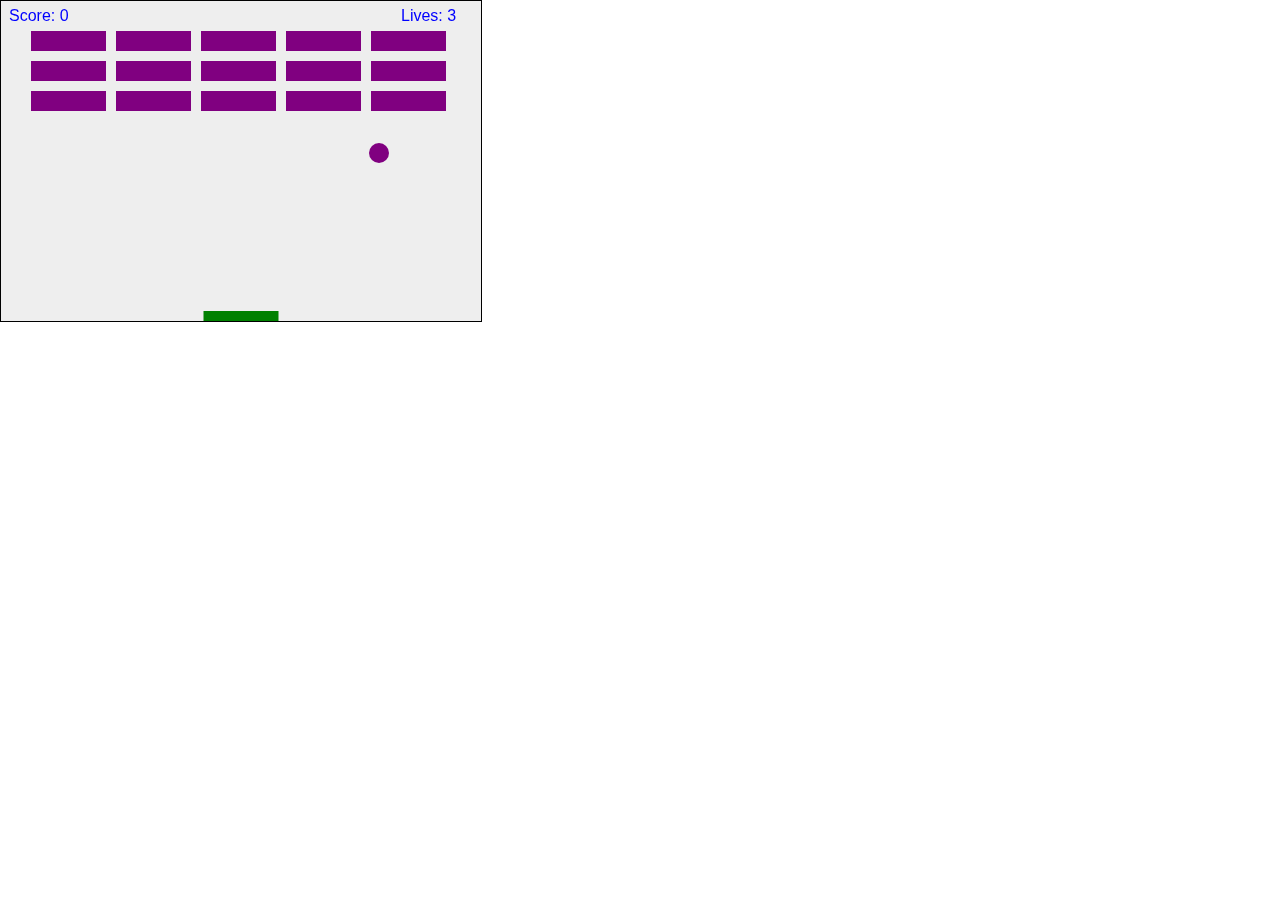
<file: brickBreaker/index.html>
<!DOCTYPE html>
<link rel="stylesheet" href="style.css" type="text/css"/>
<html>
    <head>
        <title>Brick Breaker</title>
    </head>
    <body>
        <canvas id="myCanvas" width="480" height="320">
            <script>
                var canvas = document. getElementById("myCanvas");
                var ctx = canvas.getContext("2d");
                var x = canvas.width/2;
                var y = canvas.height - 30;
                var dx = 2;
                var dy = -2;
                var ballRadius = 10;
                var ballColor = "rgb(128,0,128)";
                var paddleHeight = 10;
                var paddleWidth = 75;
                var paddleX = (canvas.width - paddleWidth)/2;
                var rightPressed = false;
                var leftPressed = false;
                var brickRowCount = 3;
                var brickColumnCount = 5;
                var brickWidth = 75;
                var brickHeight = 20;
                var brickPadding = 10;
                var brickOffsetTop = 30;
                var brickOffsetLeft = 30;
                var bricks = [];
                var score = 0;
                var lives = 3;
                function drawScore(){
                	ctx.font = '16px Arial';
                	ctx.fillStyle = 'blue';
                	ctx.fillText('Score: ' + score, 8, 20);
                }
            
                function drawLives(){
                    ctx.font = '16px Arial';
                    ctx.fillStyle = 'blue';
                	ctx.fillText('Lives: ' + lives, 400, 20);
                }
                for(var c = 0; c < brickColumnCount; c++){
                	bricks[c] = [];
                	for(var r = 0; r < brickRowCount;  r++){
                		bricks[c][r] = { x: 0, y: 0, status: 1 };
                	}
                }
                function drawBall(){
                	ctx.beginPath();
                	ctx.arc(x, y, ballRadius, 0, Math.PI*2);
                	ctx.fillStyle = ballColor;
                	ctx.fill();
                	ctx.closePath();
                } 
                function drawPaddle(){
                	ctx.beginPath();
                	ctx.rect(paddleX, canvas.height - paddleHeight, paddleWidth, paddleHeight);
                    ctx.fillStyle = "green";
                	ctx.fill();
                    ctx.closePath();
                }
            function drawBricks() {
                for(var c=0; c<brickColumnCount; c++) {
                    for(var r=0; r<brickRowCount; r++) {
                        
                        if(bricks[c][r].status == 1) {
                            var brickX = (c*(brickWidth+brickPadding))+brickOffsetLeft;
                            var brickY = (r*(brickHeight+brickPadding))+brickOffsetTop;
                            bricks[c][r].x = brickX;
                            bricks[c][r].y = brickY;
                            ctx.beginPath();
                            ctx.rect(brickX, brickY, brickWidth, brickHeight);
                            ctx.fillStyle = "purple";
                            ctx.fill();
                            ctx.closePath();
                        }
                    }
                }
            }
            function collisionDetection() {
                for(var c=0; c<brickColumnCount; c++) {
                    for(var r=0; r<brickRowCount; r++) {
                        var b = bricks[c][r];
                        if(b.status > 0 ) {
                            if(x > b.x && x < b.x+brickWidth && y > b.y && y < b.y+brickHeight) {
                                dy=-dy;
                                b.status--;
                                score=b.status==0 ? score+1 : score;
                            }
                        }
                    }
                }
                if(score==bricks.length*bricks[0].length){
                    dy=-dy;
                    alert("You Win!");
                }
            }
                function draw(){
                    collisionDetection();
                	ctx.clearRect(0, 0, canvas.width, canvas.height);
                	x += dx;
                	y += dy;
                	drawBricks();
                	drawScore();
                    drawLives();
                if(x + dx > canvas.width - ballRadius || x + dx < ballRadius){
	                dx = -dx;
	                ballColor = "red";
                }
            	if(y + dy < ballRadius){
                	dy = -dy;
                	ballColor = "blue";
                } else if(y + dy > canvas.height - ballRadius) {
                	if(x > paddleX && x < paddleX + paddleWidth) {
                	    if(x>paddleX+paddleWidth/2){
                	        if(x>paddleX+paddleWidth*.75){
                	            dx=Math.abs(dx);
                	        }
                	        else{
                	            dx= Math.abs(dx)<2 ?  2 : Math.abs(dx/2);
                	        }
                	    }
                	    else if(x<paddleX+paddleWidth/2){
                	        if(x<paddleX+paddleWidth*.25){
                	            dx=-Math.abs(dx);
                	        }
                	        else{
                	            dx= Math.abs(dx)<2 ?  -2 : -Math.abs(dx/2);
                	        }
                	    }
                	    else if(x==(paddleX+paddleWidth)/2){
                	        dx=0;
                	    }
                		dy = -dy;
                	} 
                	else{
                	    dy= -dy;
                		alert("Continue?");
                    	x=canvas.width/2;
                        y=canvas.height-30;
                    	lives--;
                    	if (lives < 0)
                    	{
                    	    alert("You ran out of lives :(");
                    	    document.location.reload();
                    	    
                    	}
                	}
                }
                    if(rightPressed && paddleX < canvas.width-paddleWidth){
                    	paddleX += 7;
                    } else if(leftPressed && paddleX > 0){
                    	paddleX -= 7;
                    }
                    drawBall();
                	drawPaddle();
                }
                document.addEventListener("keydown", keyDownHandler, false);
                document.addEventListener("keyup", keyUpHandler, false);
                function keyDownHandler(e){
                	if(e.keyCode == 39){
                		rightPressed = true;
                	} else if(e.keyCode == 37){
                		leftPressed = true;
                	}
                }
                
                function keyUpHandler(e){
                	if(e.keyCode == 39){
                		rightPressed = false;
                	} else if(e.keyCode == 37){
                		leftPressed = false;
                	}
                }
                setInterval(draw, 10);
            </script>
        </canvas>
    </body>
</html>
</file>
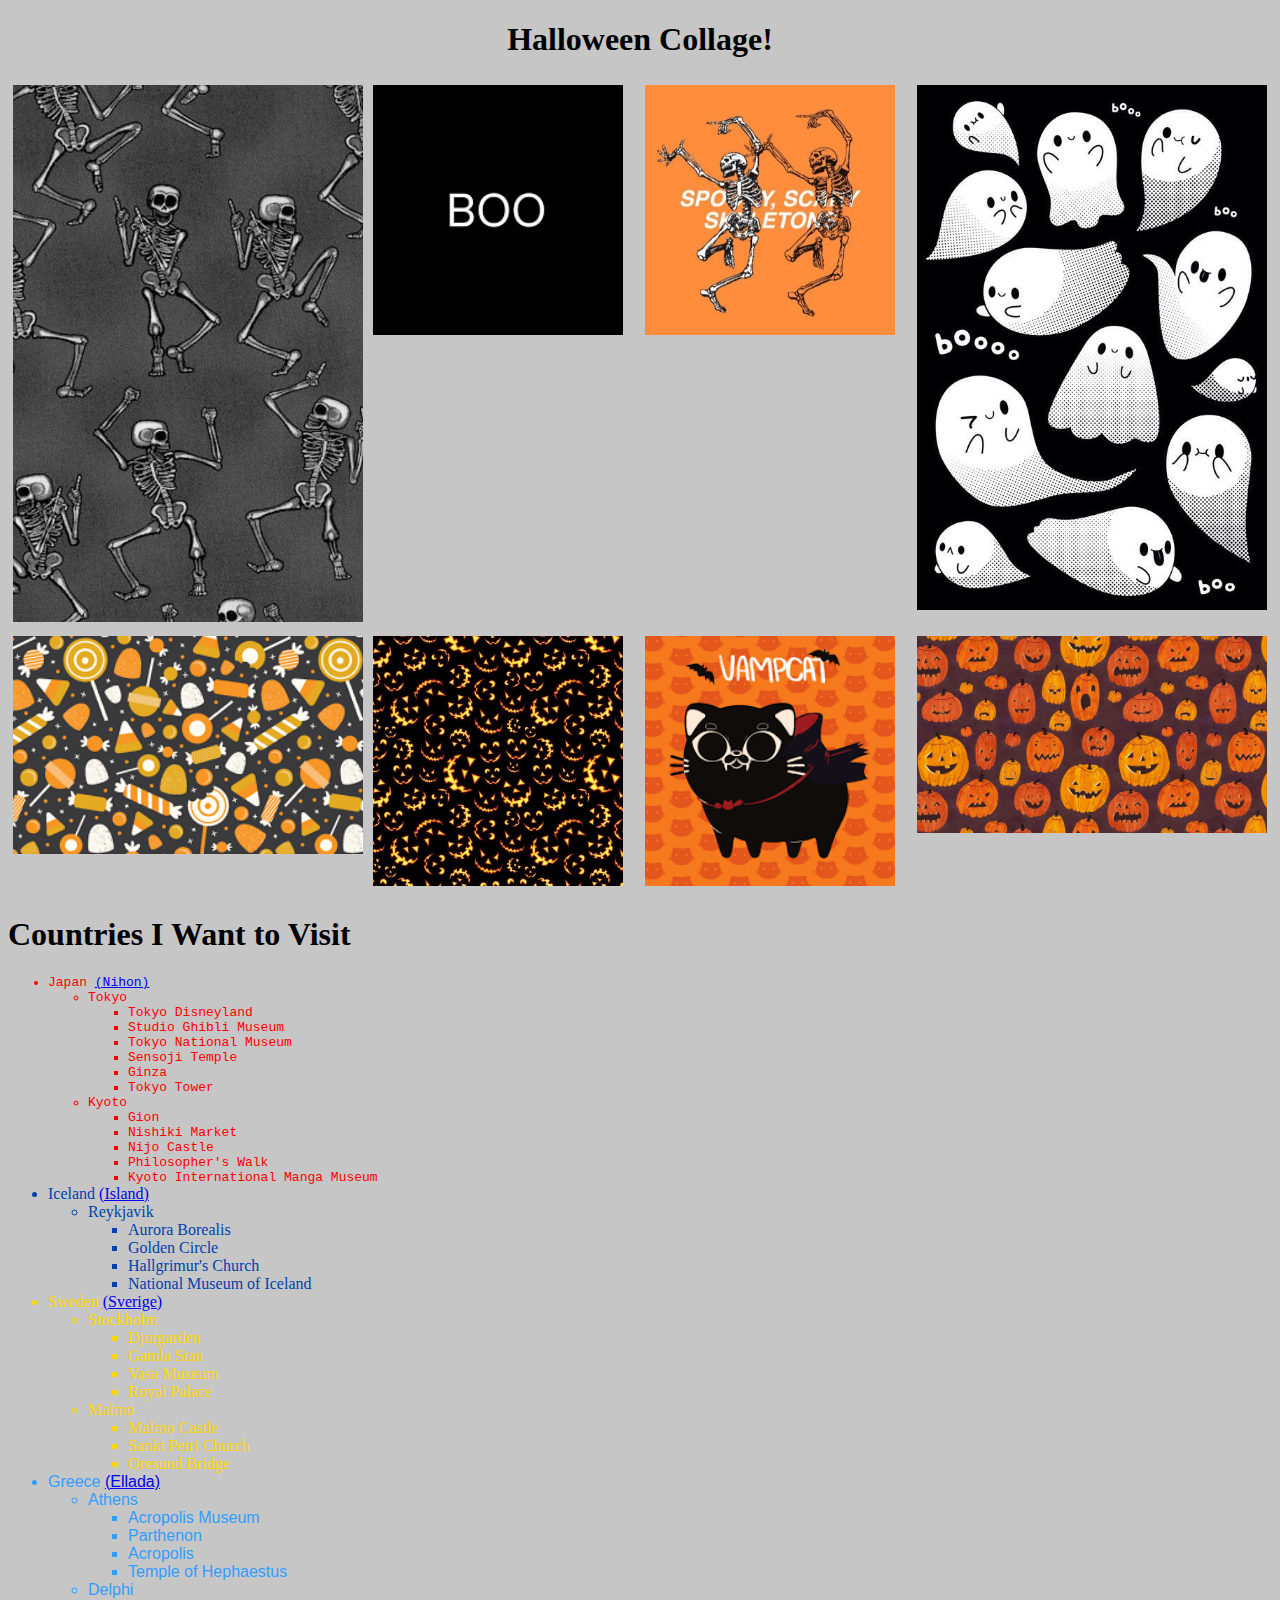
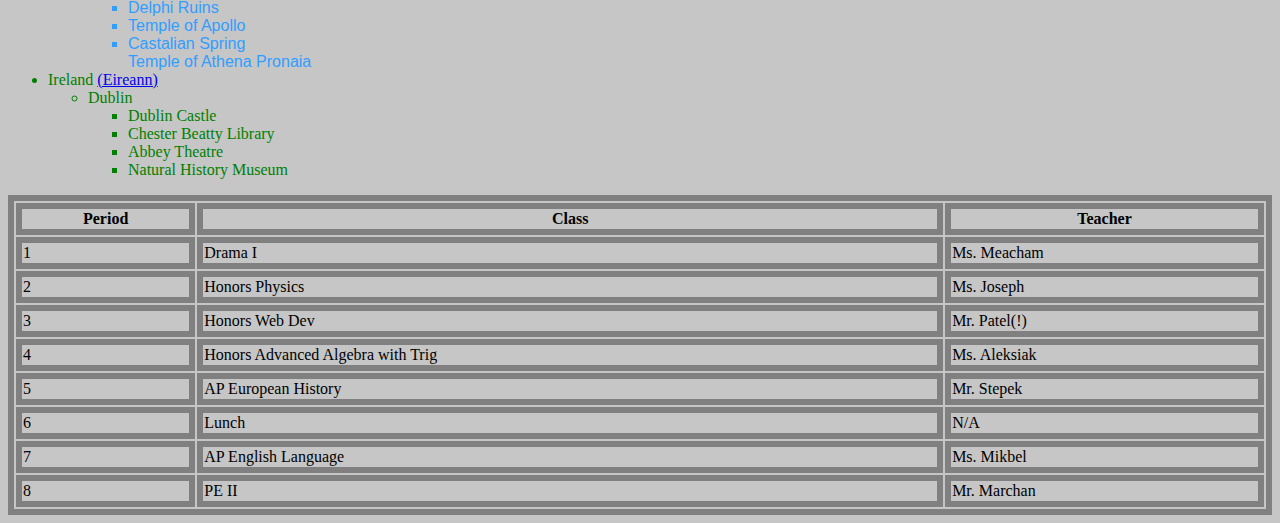
<file: challenge_2/index.html>
<!DOCTYPE html>
<link rel="stylesheet" href="style.css" type="text/css"/>
<html>
    <head>
        <title> Halloween Pics </title>
    </head>
    <body>
        <header>
            <h1> <center>Halloween Collage!</center></h1>
        </header>
        <div class="row">
            <div class="column">
                <img src="images/skeletons.jpg" alt="skeleton bois" width="350">
            </div>
            <div class="column">
                <img src="images/sospooky.png" alt="Spooky season pic" width="250">
            </div>
            <div class="column">
                <img src="images/spoopy.jpg" alt="Some spoopy skeletons" width="250">
            </div>
            <div class="column">
                <img src="images/ghostbois.jpg" alt="some good ol' ghost bois" width="350">
            </div>
        </div>
        <div class="row">
            <div class="column">
                <img src="images/candy.png" alt="candy" width="350">
            </div>
            <div class="column">
                <img src="images/scaryfaces.jpg" alt="pumpkin faces" width="250">
            </div>
            <div class="column">
                <img src="images/vampcat.png" alt="vampcat" width="250">
            </div>
            <div class="column">
                <img src="images/pumpkins.jpg" alt="pumpkin" width="350">
            </div>
        </div>
        <h1>Countries I Want to Visit</h1>
        <ul>
            <li class="japan"> Japan <a href="https://www.japan-guide.com">(Nihon)</a></li>
            <ul class="japan">
                <li>Tokyo</li>
                <ul>
                    <li>Tokyo Disneyland</li>
                    <li>Studio Ghibli Museum</li>
                    <li>Tokyo National Museum</li>
                    <li>Sensoji Temple</li>
                    <li>Ginza</li>
                    <li>Tokyo Tower</li>
                </ul>
                <li>Kyoto</li>
                <ul>
                    <li>Gion</li>
                    <li>Nishiki Market</li>
                    <li>Nijo Castle</li>
                    <li>Philosopher's Walk</li>
                    <li>Kyoto International Manga Museum</li>
                </ul>
            </ul>
            <li class="iceland">Iceland <a href="https://www.iceland.is">(Island)</a></li>
            <ul class="iceland">
                <li>Reykjavik</li>
                <ul>
                    <li>Aurora Borealis</li>
                    <li>Golden Circle</li>
                    <li>Hallgrimur's Church</li>
                    <li>National Museum of Iceland</li>
                </ul>
            </ul>
            <li class="sweden">Sweden <a href="https://sweden.se">(Sverige)</a></li>
            <ul class="sweden">
                <li>Stockholm</li>
                <ul>
                    <li>Djurgarden</li>
                    <li>Gamla Stan</li>
                    <li>Vasa Museum</li>
                    <li>Royal Palace</li>
                </ul>
                <li>Malmo</li>
                <ul>
                    <li>Malmo Castle</li>
                    <li>Sankt Petri Church</li>
                    <li>Oresund Bridge</li>
                </ul>
            </ul>
            <li class="greece">Greece <a href="https://www.discovergreece.com/en">(Ellada)</a></li>
            <ul class="greece">
                <li>Athens</li>
                <ul>
                    <li>Acropolis Museum</li>
                    <li>Parthenon</li>
                    <li>Acropolis</li>
                    <li>Temple of Hephaestus</li>
                </ul>
                <li>Delphi</li>
                <ul>
                    <li>Delphi Ruins</li>
                    <li>Temple of Apollo</li>
                    <li>Castalian Spring</li>
                    <il>Temple of Athena Pronaia</il>
                </ul>
            </ul>
            <li class="ireland">Ireland <a href="https://www.ireland.ie/en">(Eireann)</a></li>
            <ul class="ireland">
                <li>Dublin</li>
                <ul>
                    <li>Dublin Castle</li>
                    <li>Chester Beatty Library</li>
                    <li>Abbey Theatre</li>
                    <li>Natural History Museum</li>
                </ul>
            </ul>
        </ul>
        <table style="width:100%">
            <tr>
                <th>Period</th>
                <th>Class</th>
                <th>Teacher</th>
            </tr>
            <tr>
                <td>1</td>
                <td>Drama I</td>
                <td>Ms. Meacham</td>
            </tr>
            <tr>
                <td>2</td>
                <td>Honors Physics</td>
                <td>Ms. Joseph</td>
            </tr>
            <tr>
                <td>3</td>
                <td>Honors Web Dev</td>
                <td>Mr. Patel(!)</td>
            </tr>
            <tr>
                <td>4</td>
                <td>Honors Advanced Algebra with Trig</td>
                <td>Ms. Aleksiak</td>
            </tr>
            <tr>
                <td>5</td>
                <td>AP European History</td>
                <td>Mr. Stepek</td>
            </tr>
            <tr>
                <td>6</td>
                <td>Lunch</td>
                <td>N/A</td>
            </tr>
            <tr>
                <td>7</td>
                <td>AP English Language</td>
                <td>Ms. Mikbel</td>
            </tr>
            <tr>
                <td>8</td>
                <td>PE II</td>
                <td>Mr. Marchan</td>
            </tr>
        </table>
    </body>
</html>
</file>
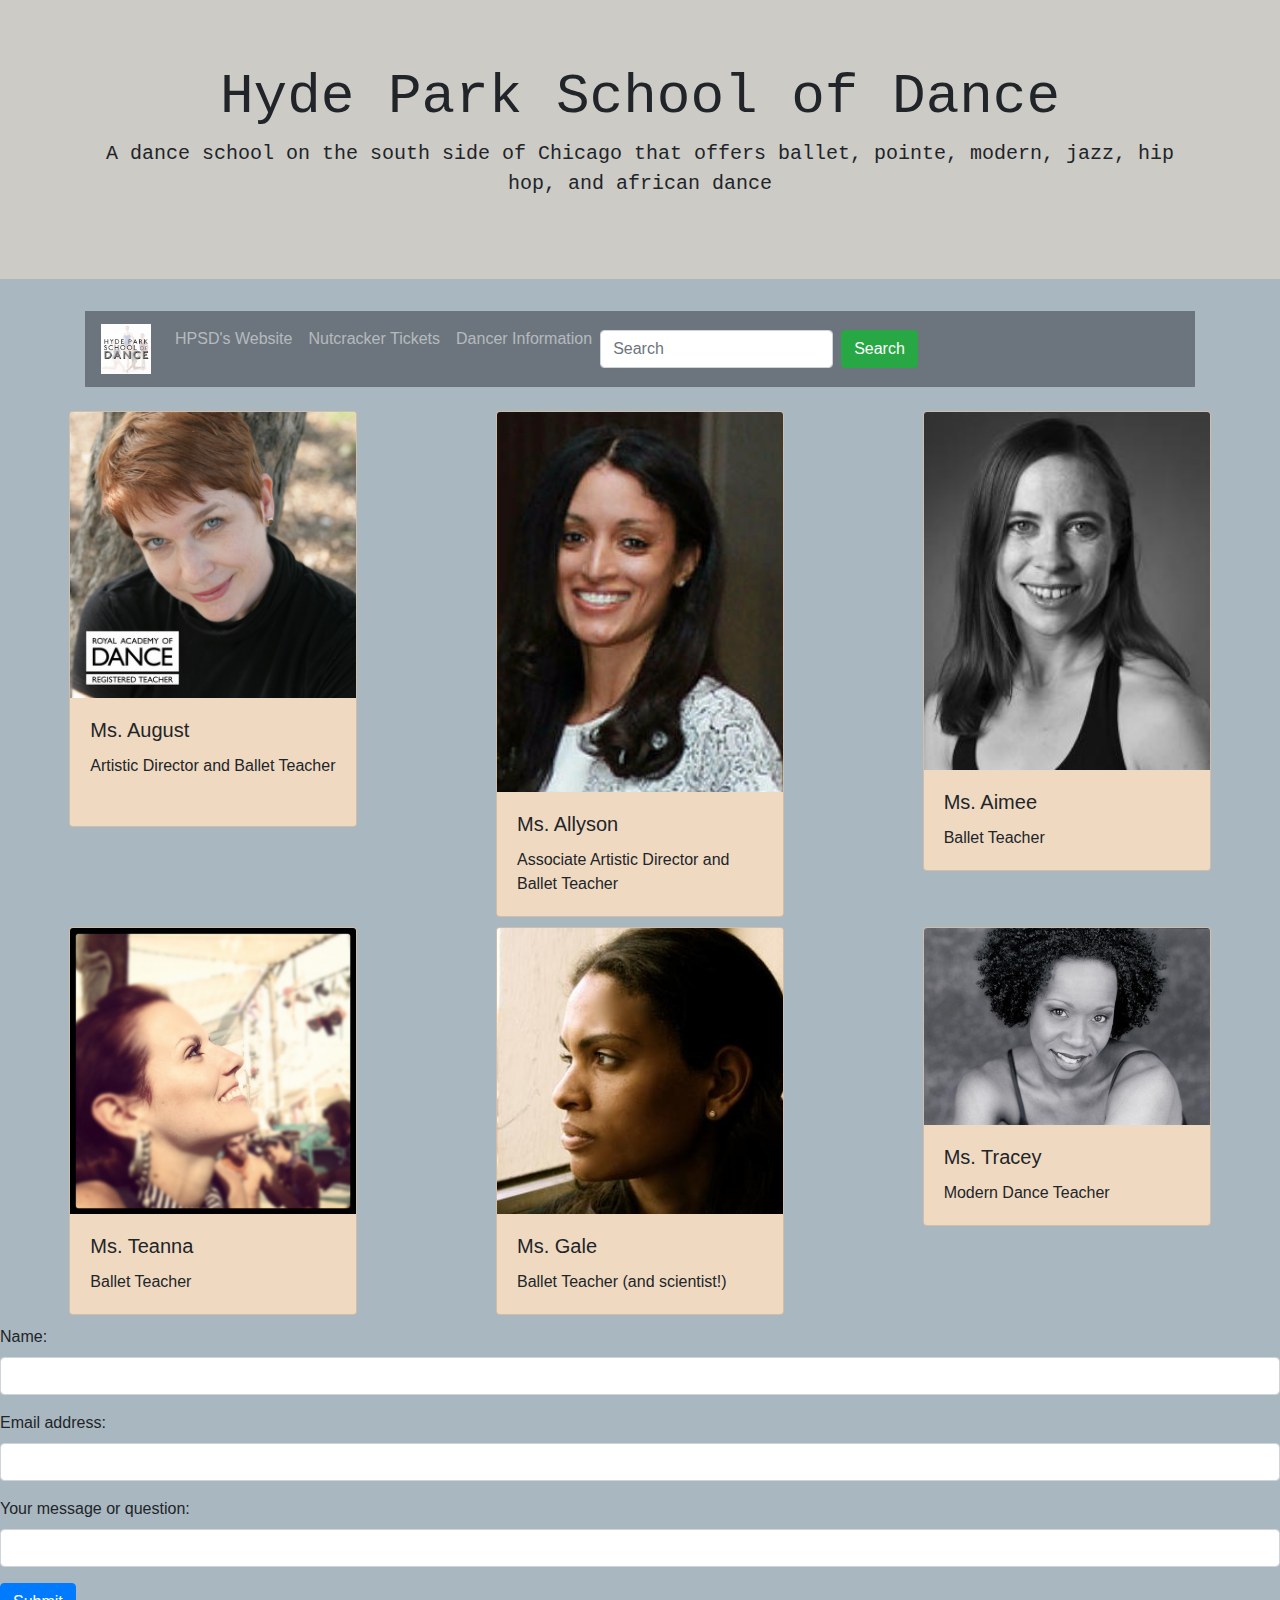
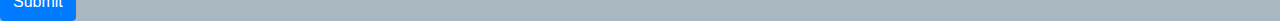
<file: challenge_4/index.html>
<!DOCTYPE html>
<html>
    <head>
        <link rel="stylesheet" href="https://maxcdn.bootstrapcdn.com/bootstrap/4.1.3/css/bootstrap.min.css">
        <link rel="stylesheet" href="style.css" type="text/css"/>
    </head>
    <body>
        <center>
          <div class="jumbotron jumbotron-fluid">
            <div class="container">
              <h1 class="display-4">Hyde Park School of Dance</h1>
              <p class="lead">A dance school on the south side of Chicago that offers ballet, pointe, modern, jazz, hip hop, and african dance</p>
            </div>
        </div>
        </center>
        <div class="container">
         <nav class="navbar navbar-expand-sm bg-secondary navbar-dark">
          <ul class="navbar-nav">
            <a class="navbar-brand" href="https://tkennedy3.github.io/webdev1819/challenge_4/index.html"><img src="images/hpsd.png" alt="hpsd logo" width="50px"></a>
            <li class="nav-item">
              <a class="nav-link" href="https://hydeparkdance.org/">HPSD's Website</a>
            </li>
            <li class="nav-item">
              <a class="nav-link" href="https://hydeparkdance.org/tickets">Nutcracker Tickets</a>
            </li>
            <li class="nav-item">
              <a class="nav-link" href="https://hydeparkdance.org/current-dancers--2">Dancer Information</a>
            </li>
            <form class="form-inline" action="/action_page.php">
              <input class="form-control mr-sm-2" type="text" placeholder="Search">
              <button class="btn btn-success" type="submit">Search</button>
            </form>
          </ul>
        </nav>
        </div>
        <br>
        <div class="container-fluid">
          <div class="row">
              <div class="col-lg-4">
                  <div class="card" style="width: 18rem; height: 26rem;">
                    <img class="card-img-top" src="images/msaugust.png" alt="Ms. August Tye">
                    <div class="card-body">
                      <h5 class="card-title">Ms. August</h5>
                      <p class="card-text">Artistic Director and Ballet Teacher</p>
                    </div>
                  </div>
              </div>
              <div class="col-lg-4">
                  <div class="card" style="width: 18rem;">
                    <img class="card-img-top" src="images/allyson.jpg" alt="Ms. Allyson">
                    <div class="card-body">
                      <h5 class="card-title">Ms. Allyson</h5>
                      <p class="card-text">Associate Artistic Director and Ballet Teacher</p>
                    </div>
                  </div>
              </div>
              <div class="col-lg-4">
                  <div class="card" style="width: 18rem;">
                    <img class="card-img-top" src="images/aimee.jpg" alt="Ms. Aimee">
                    <div class="card-body">
                      <h5 class="card-title">Ms. Aimee</h5>
                      <p class="card-text">Ballet Teacher</p>
                    </div>
                  </div>
              </div>
          </div>
          
          <div class="row">
              <div class="col-lg-4">
                  <div class="card" style="width: 18rem;">
                    <img class="card-img-top" src="images/teanna.jpg" alt="Ms. Teanna">
                    <div class="card-body">
                      <h5 class="card-title">Ms. Teanna</h5>
                      <p class="card-text">Ballet Teacher</p>
                    </div>
                  </div>
              </div>
              <div class="col-lg-4">
                  <div class="card" style="width: 18rem;">
                    <img class="card-img-top" src="images/gayle.jpg" alt="Ms. Gayle">
                    <div class="card-body">
                      <h5 class="card-title">Ms. Gale</h5>
                      <p class="card-text">Ballet Teacher (and scientist!)</p>
                    </div>
                  </div>
              </div>
              <div class="col-lg-4">
                  <div class="card" style="width: 18rem;">
                    <img class="card-img-top" src="images/tracey.jpg" alt="Ms. Tracey">
                    <div class="card-body">
                      <h5 class="card-title">Ms. Tracey</h5>
                      <p class="card-text">Modern Dance Teacher</p>
                    </div>
                  </div>
              </div>
          </div>
        </div>
        <form action="/action_page.php">
          <div class="form-group">
            <label for="name">Name:</label>
            <input type="name" class="form-control" id="pwd">
          </div>
          <div class="form-group">
            <label for="email">Email address:</label>
            <input type="email" class="form-control" id="email">
          </div>
           <div class="form-group">
            <label for="message">Your message or question:</label>
            <input type="message" class="form-control" id="email">
          </div>
          <button type="submit" class="btn btn-primary">Submit</button>
      </form>
    </body>
</html>
</file>
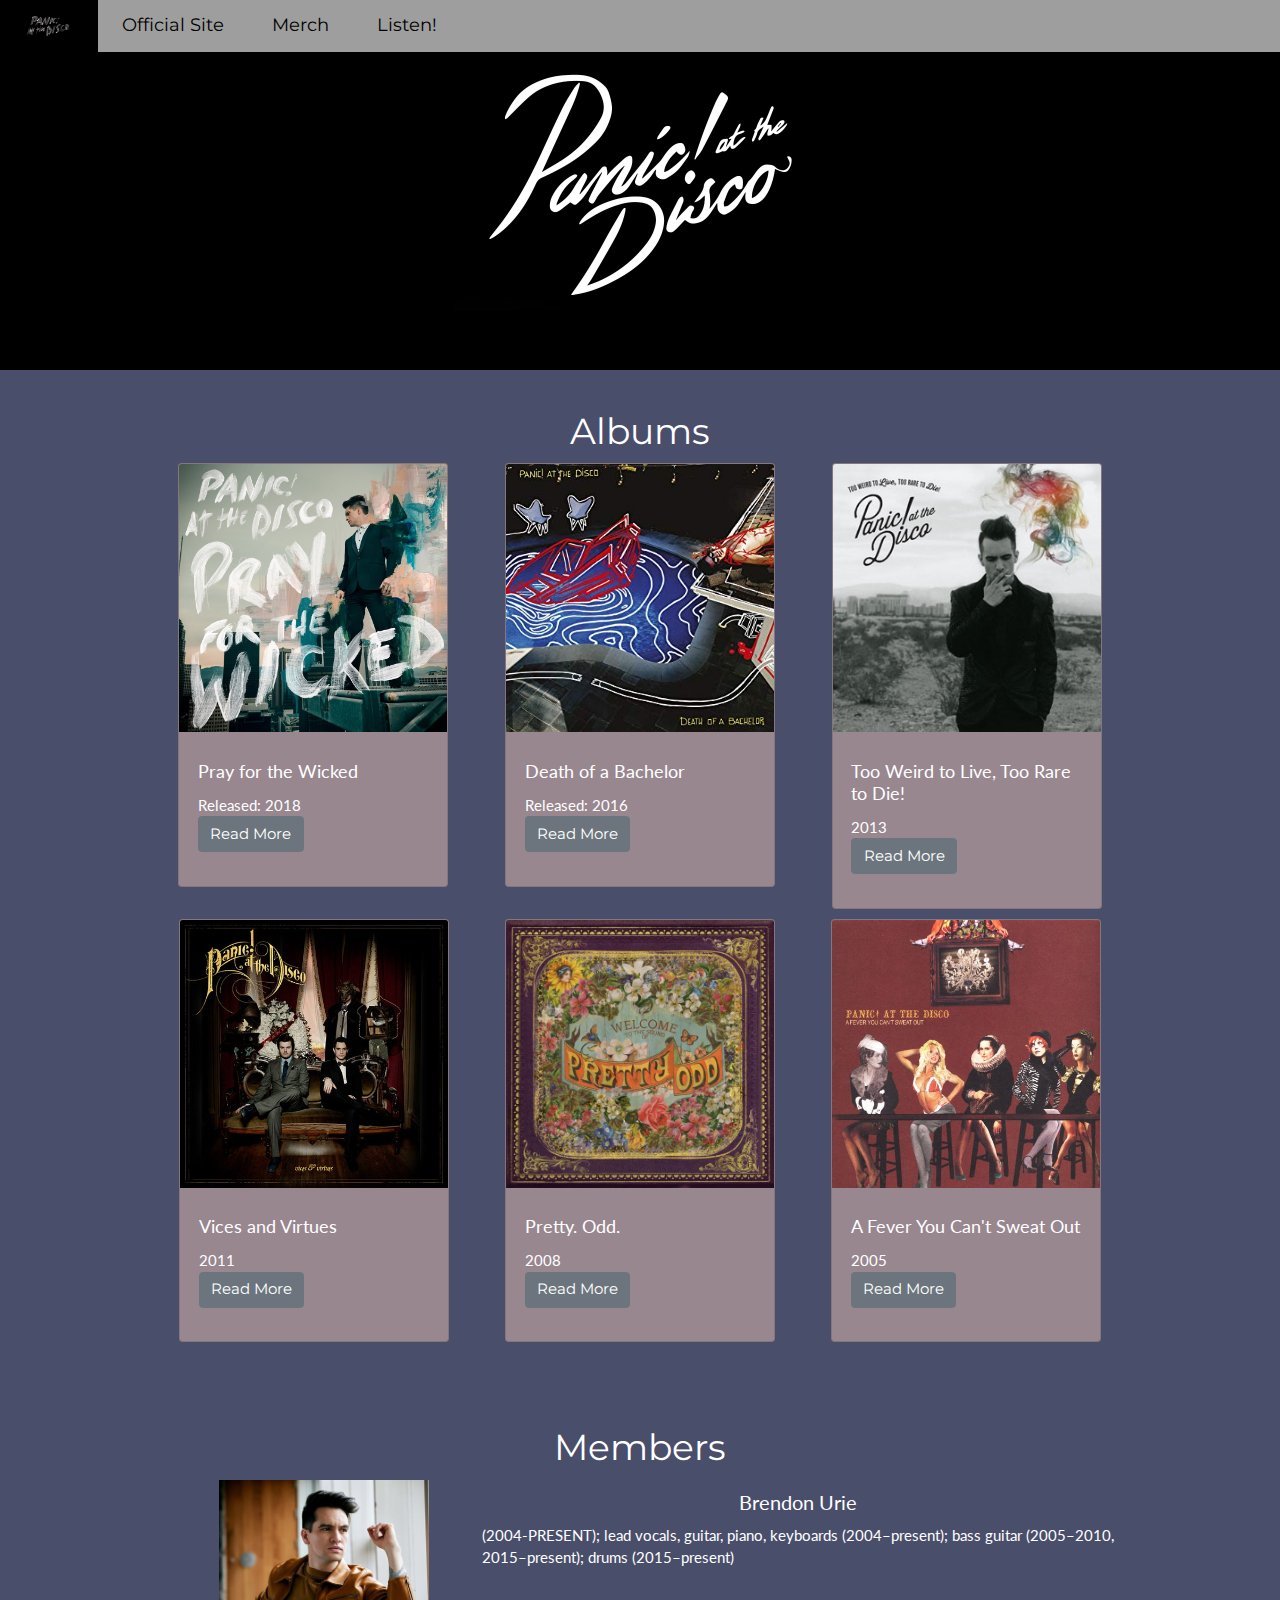
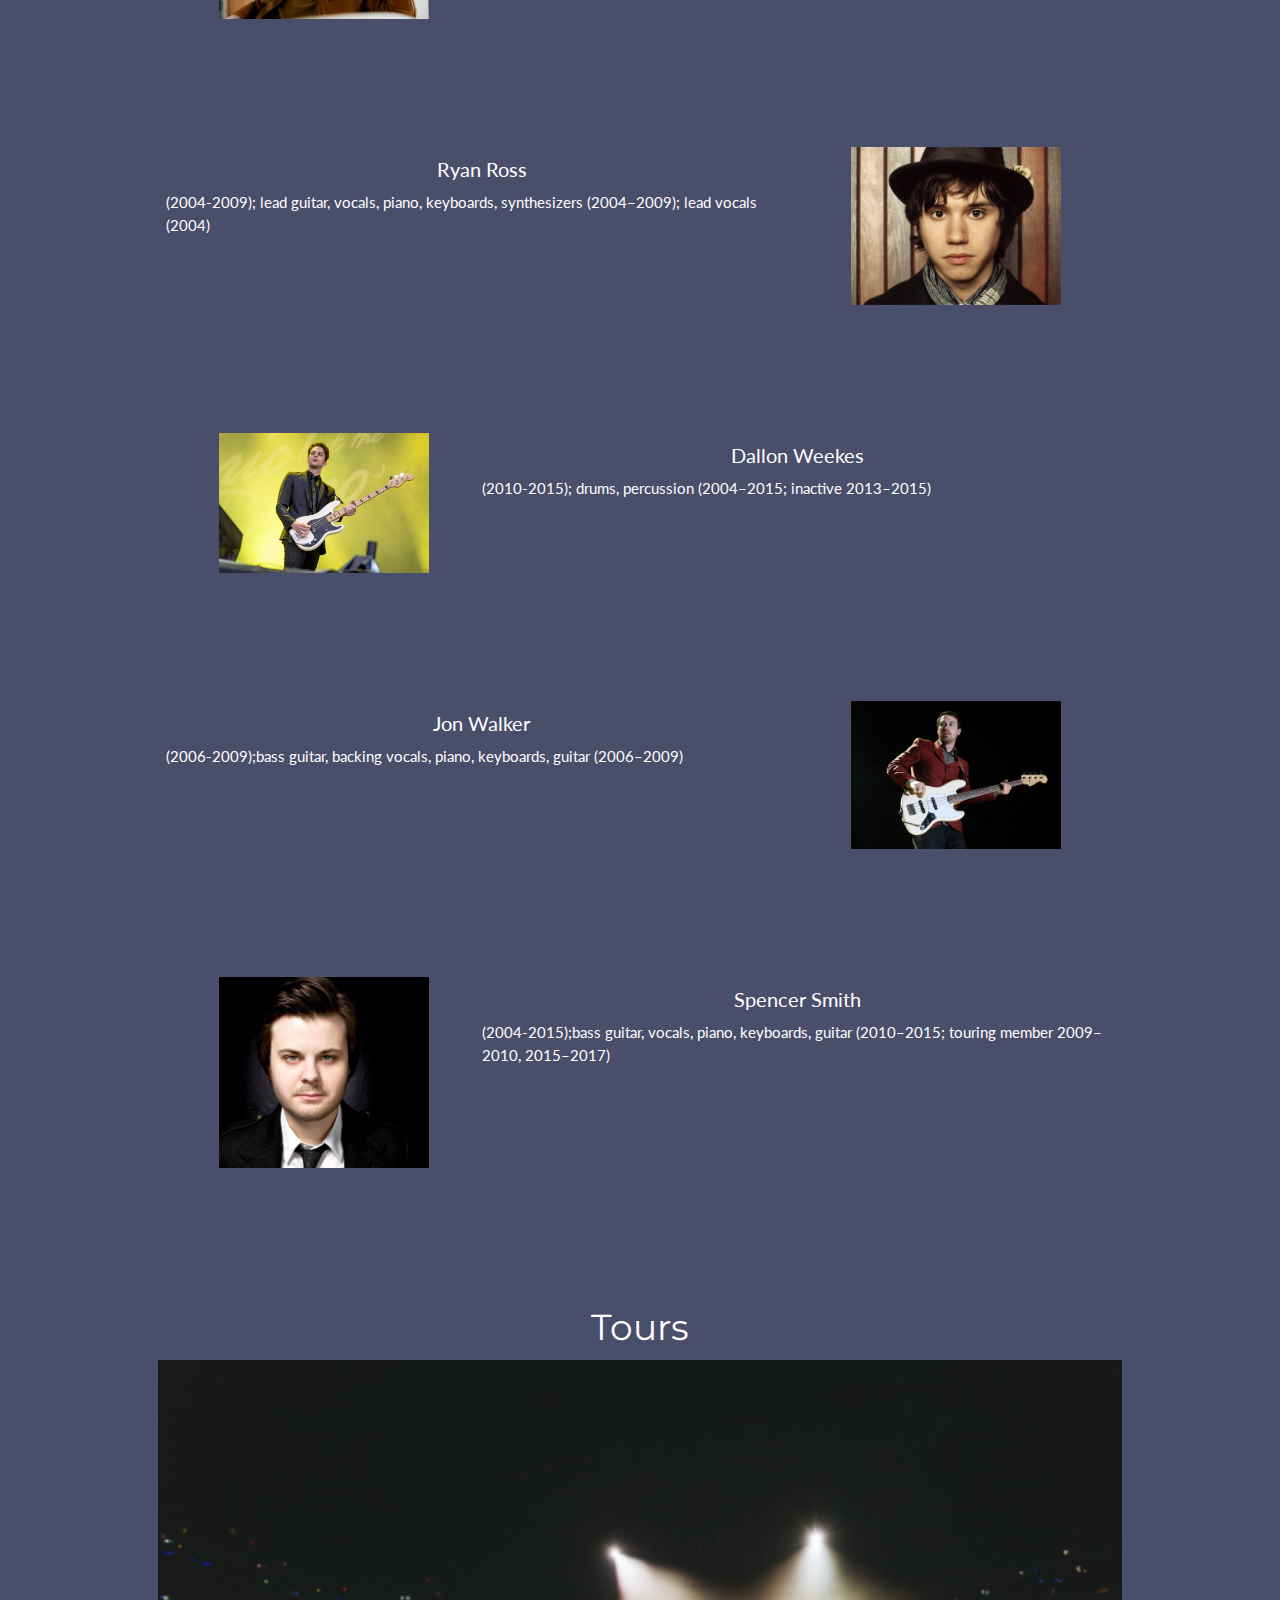
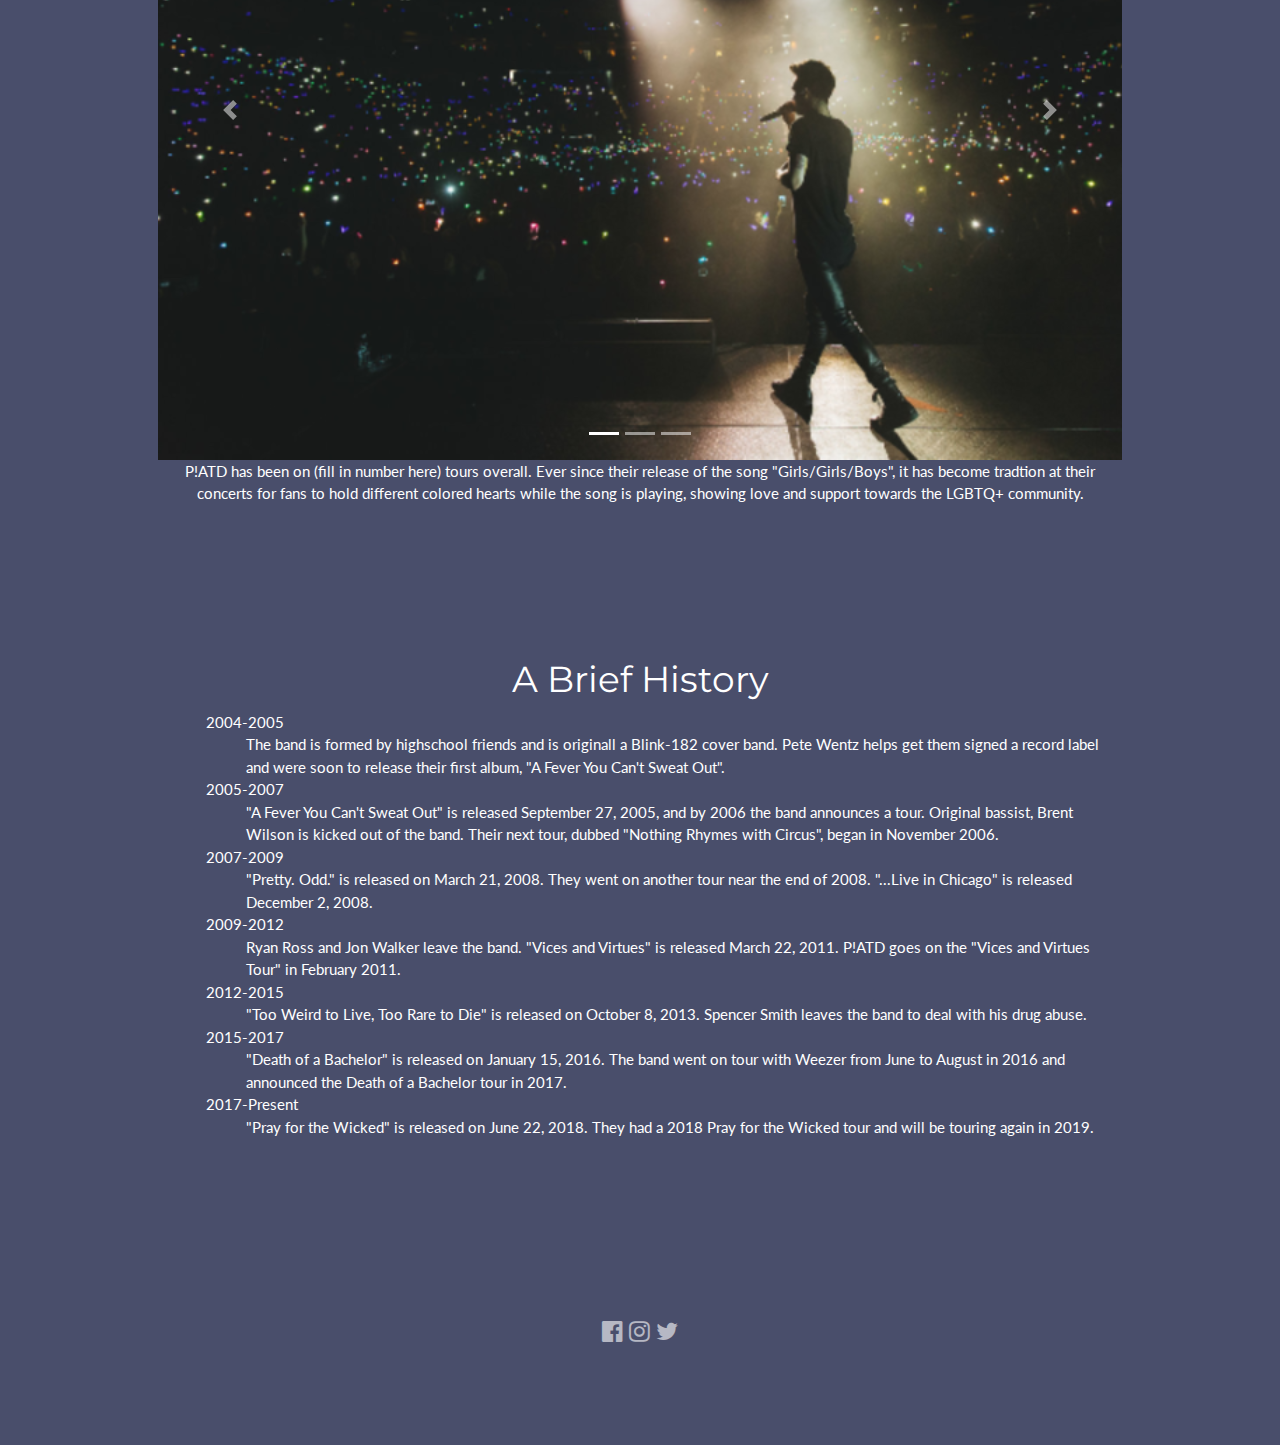
<file: challenge_6/index.html>
<!DOCTYPE html>
<html lang="en">
<title>W3.CSS Template</title>
<head>
    <!--meta charset="UTF-8"-->
    <link rel="stylesheet" href="https://maxcdn.bootstrapcdn.com/bootstrap/4.1.3/css/bootstrap.min.css">
    <link rel="stylesheet" href="style.css" type="text/css"/>
    <meta charset="utf-8">
    <meta name="viewport" content="width=device-width, initial-scale=1">
    <!--meta name="viewport" content="width=device-width, initial-scale=1"-->
    <link rel="stylesheet" href="https://www.w3schools.com/w3css/4/w3.css">
    <link rel="stylesheet" href="https://fonts.googleapis.com/css?family=Lato">
    <link rel="stylesheet" href="https://fonts.googleapis.com/css?family=Montserrat">
    <link rel="stylesheet" href="https://cdnjs.cloudflare.com/ajax/libs/font-awesome/4.7.0/css/font-awesome.min.css">
    <script src="https://ajax.googleapis.com/ajax/libs/jquery/3.3.1/jquery.min.js"></script>
    <script src="https://cdnjs.cloudflare.com/ajax/libs/popper.js/1.14.3/umd/popper.min.js"></script>
    <script src="https://maxcdn.bootstrapcdn.com/bootstrap/4.1.3/js/bootstrap.min.js"></script>
</head>
<body>
<style>
body,h1,h2,h3,h4,h5,h6 {font-family: "Lato", sans-serif}
.w3-bar,h1,button {font-family: "Montserrat", sans-serif}
.fa-anchor,.fa-coffee {font-size:200px}
</style>
<body>
    <!-- Navbar -->
    <div class="w3-top">
        <div class="nabarthing">
         <div class="w3-bar w3-card w3-left-align w3-large w3-gray">
            <a class="w3-bar-item w3-button w3-hide-medium w3-hide-large w3-right w3-padding-large w3-large" href="javascript:void(0);" onclick="myFunction()" title="Toggle Navigation Menu"><i class="fa fa-bars"></i></a>
            <a href="https://tkennedy3.github.io/webdev1819/challenge_6/index.html" class="w3-bar-item w3-button w3-padding-large w3-hover-black"><img src="images/patd2.png" alt="logo"> </a>
            <a href="https://panicatthedisco.com/" class="w3-bar-item w3-button w3-hide-small w3-padding-large w3-hover-black">Official Site</a>
            <a href="https://store.panicatthedisco.com/" class="w3-bar-item w3-button w3-hide-small w3-padding-large w3-hover-black">Merch</a>
            <a href="https://open.spotify.com/artist/20JZFwl6HVl6yg8a4H3ZqK" class="w3-bar-item w3-button w3-hide-small w3-padding-large w3-hover-black">Listen!</a>
        </div>
      </div>
    
      <!-- Navbar on small screens -->
      <div id="navDemo" class="w3-bar-block w3-grey w3-hide w3-hide-large w3-hide-medium w3-large">
        <a href="https://panicatthedisco.com/" class="w3-bar-item w3-button w3-padding-large w3-hover-black">Official Site</a>
        <a href="https://store.panicatthedisco.com/" class="w3-bar-item w3-button w3-padding-large w3-hover-black">Merch</a>
        <a href="https://open.spotify.com/artist/20JZFwl6HVl6yg8a4H3ZqK" class="w3-bar-item w3-button w3-padding-large w3-hover-black">Listen!</a>
      </div>
    </div>

    <!-- Header -->
    <div class="jumbotron jumbotron-fluid">
      <div class="container">
        <center>
        <img src="images/patdlogo.jpg">
        </center>
      </div>
    </div>
    
    <!-- First Grid -->
    <div class="w3-container">
      <div class="w3-content">
          <h1>Albums</h1>
          <div class="container-fluid">
            <div class="row">
                <div class="col-lg-4">
                    <div class="card" style="width: 18rem;">
                      <img class="card-img-top" src="images/PFTW.jpg" alt="Pray for the Wicked">
                      <div class="card-body">
                        <h5 class="card-title">Pray for the Wicked</h5>
                        <p class="card-text">
                          Released: 2018
                          <br>
                          <!-- modal -->
                          <button type="button" class="btn btn-secondary" data-toggle="modal" data-target="#myModal7">
                            Read More
                          </button>
                          <div class="modal" id="myModal7">
                            <div class="modal-dialog">
                              <div class="modal-content">
                                <div class="modal-header">
                                  <h3 class="modal-title">PRAY FOR THE WICKED</h3>
                                  <button type="button" class="close" data-dismiss="modal">&times;</button>
                                </div>
                                <div class="modal-body">
                                  Pray for the Wicked is Panic!'s most recent album. With songs like "High Hopes" and "Say Amen (Saturday Night)", it has been an overall hit with fans
                                  <br>
                                  <h5>Songs</h5>
                                  <ol>
                                    <li>(**** A) Silver Lining</li>
                                    <li>Say Amen (Saturday Night)</li>
                                    <li>Hey Look Ma, I Made It</li>
                                    <li>High Hopes</li>
                                    <li>Roaring 20s</li>
                                    <li>Dancing's Not A Crime</li>
                                    <li>One Of The Drunks</li>
                                    <li>The Overpass</li>
                                    <li>King Of The Clouds</li>
                                    <li>Old Fashioned</li>
                                    <li>Dying in LA</li>
                                  </ol>
                                </div>
                                <div class="modal-footer">
                                  <button type="button" class="btn btn-danger" data-dismiss="modal">Close</button>
                                </div>
                              </div>
                            </div>
                          </div>
                          <!-- end of modal -->
                        </p>
                      </div>
                    </div>
                </div>
                <div class="col-lg-4">
                    <div class="card" style="width: 18rem;">
                      <img class="card-img-top" src="images/DOAB.jpg" alt="Death of a Bachelor">
                      <div class="card-body">
                        <h5 class="card-title">Death of a Bachelor</h5>
                        <p class="card-text">
                          Released: 2016
                          <br>
                          <!-- modal -->
                          <button type="button" class="btn btn-secondary" data-toggle="modal" data-target="#myModal6">
                            Read More
                          </button>
                          <div class="modal" id="myModal6">
                            <div class="modal-dialog">
                              <div class="modal-content">
                                <div class="modal-header">
                                  <h3 class="modal-title">DEATH OF A BACHELOR</h3>
                                  <button type="button" class="close" data-dismiss="modal">&times;</button>
                                </div>
                                <div class="modal-body">
                                  The 5th studio album by Panic!, Death Of A Bachelor was another great hit for the band.
                                  <br>
                                  <h5>Songs</h5>
                                  <ol>
                                    <li>Victorious</li>
                                    <li>Don't Threaten Me With A Good Time</li>
                                    <li>Hallelujah</li>
                                    <li>Emperor's New Clothes</li>
                                    <li>Death Of A Bachelor</li>
                                    <li>Crazy=Genius</li>
                                    <li>LA Devotee</li>
                                    <li>Golden Days</li>
                                    <li>The Good, The Bad, And The Dirty</li>
                                    <li>House Of Memories</li>
                                    <li>Impossible Year</li>
                                  </ol>
                                </div>
                                <div class="modal-footer">
                                  <button type="button" class="btn btn-danger" data-dismiss="modal">Close</button>
                                </div>
                              </div>
                            </div>
                          </div>
                          <!-- end of modal -->
                        </p>
                      </div>
                    </div>
                </div>
                <div class="col-lg-4">
                    <div class="card" style="width: 18rem;">
                      <img class="card-img-top" src="images/TWTLTRTD.png" alt="Too Weird to Live, Too Rare to Die!">
                      <div class="card-body">
                        <h5 class="card-title">Too Weird to Live, Too Rare to Die!</h5>
                        <p class="card-text">
                          2013
                         <br>
                          <!-- modal -->
                          <button type="button" class="btn btn-secondary" data-toggle="modal" data-target="#myModal5">
                            Read More
                          </button>
                          <div class="modal" id="myModal5">
                            <div class="modal-dialog">
                              <div class="modal-content">
                                <div class="modal-header">
                                  <h3 class="modal-title">TOO WEIRD TO LIVE, TOO RARE TO DIE</h3>
                                  <button type="button" class="close" data-dismiss="modal">&times;</button>
                                </div>
                                <div class="modal-body">
                                  With amazing songs such as "Girls/Girls/Boys", the band's 4th album is another to be celebrated. 
                                  <br>
                                  <h5>Songs</h5>
                                  <ol>
                                    <li>This Is Gospel</li>
                                    <li>Miss Jackson (feat. LOLO)</li>
                                    <li>Vegas Lights</li>
                                    <li>Girld That You Love</li>
                                    <li>Nicotine</li>
                                    <li>Girls/Girls/Boys</li>
                                    <li>Casual Affair</li>
                                    <li>Far Too Young To Die</li>
                                    <li>Collar Full</li>
                                    <li>The End Of All Things</li>
                                  </ol>
                                </div>
                                <div class="modal-footer">
                                  <button type="button" class="btn btn-danger" data-dismiss="modal">Close</button>
                                </div>
                              </div>
                            </div>
                          </div>
                          <!-- end of modal -->
                        </p>
                      </div>
                    </div>
                </div>
                </div>
                </div>
            <div class="w3-container">
              <div class="w3-content">
                <div class="row">
                <div class="col-lg-4">
                    <div class="card" style="width: 18rem;">
                      <img class="card-img-top" src="images/VV.jpg" alt="Vices and Virtues">
                      <div class="card-body">
                        <h5 class="card-title">Vices and Virtues</h5>
                        <p class="card-text">
                          2011
                          <br>
                          <!-- modal -->
                          <button type="button" class="btn btn-secondary" data-toggle="modal" data-target="#myModal4">
                            Read More
                          </button>
                          <div class="modal" id="myModal4">
                            <div class="modal-dialog">
                              <div class="modal-content">
                                <div class="modal-header">
                                  <h3 class="modal-title">VICES AND VIRTUES</h3>
                                  <button type="button" class="close" data-dismiss="modal">&times;</button>
                                </div>
                                <div class="modal-body">
                                  While this album is also a hit, Panic!'s 3rd album is considered underapprieciated by many fans.  
                                  <br>
                                  <h5>Songs</h5>
                                  <ol>
                                    <li>The Ballad Of Mona Lisa</li>
                                    <li>Let's Kill Tonight</li>
                                    <li>Hurricane</li>
                                    <li>Memories</li>
                                    <li>Trade Mistakes</li>
                                    <li>Ready To Go</li>
                                    <li>Always</li>
                                    <li>The Calendar</li>
                                    <li>Sarah Smiles</li>
                                    <li>Nearly Witches</li>
                                    <li>Stall Me</li>
                                    <li>Oh Glory</li>
                                    <li>I Wanna Be Free</li>
                                    <li>Turn Off The Lights</li>
                                  </ol>
                                </div>
                                <div class="modal-footer">
                                  <button type="button" class="btn btn-danger" data-dismiss="modal">Close</button>
                                </div>
                              </div>
                            </div>
                          </div>
                          <!-- end of modal -->
                        </p>
                      </div>
                    </div>
                </div>
                <div class="col-lg-4">
                    <div class="card" style="width: 18rem;">
                      <img class="card-img-top" src="images/PO.jpg" alt="Pretty. Odd.">
                      <div class="card-body">
                        <h5 class="card-title">Pretty. Odd.</h5>
                        <p class="card-text">
                          2008
                          <br>
                          <!-- modal -->
                          <button type="button" class="btn btn-secondary" data-toggle="modal" data-target="#myModal3">
                            Read More
                          </button>
                          <div class="modal" id="myModal3">
                            <div class="modal-dialog">
                              <div class="modal-content">
                                <div class="modal-header">
                                  <h3 class="modal-title">PRETTY. ODD.</h3>
                                  <button type="button" class="close" data-dismiss="modal">&times;</button>
                                </div>
                                <div class="modal-body">
                                  While this album is probably the least popular now, it is still considered an amazing work in the eyes of the fans.
                                  <br>
                                  <H5>Songs</H5>
                                  <ol>
                                    <li>We're So Starving</li>
                                    <li>Nine In The Afternoon</li>
                                    <li>She's A Handsome Woman</li>
                                    <li>Do You Know What I'm Seeing</li>
                                    <li>That Green Gentleman</li>
                                    <li>I Have Friends In Holy Spaces</li>
                                    <li>Northern Downpour</li>
                                    <li>When The Day Met The Night</li>
                                    <li>Pas De Cheval</li>
                                    <li>The Piano Knows Something I Don't</li>
                                    <li>Behind The Sea</li>
                                    <li>Folkin' Around</li>
                                    <li>She Had The World</li>
                                    <li>From A Mountain In The Middle Of The Cabins</li>
                                    <li>Mad As Rabbits</li>
                                  </ol>
                                </div>
                                <div class="modal-footer">
                                  <button type="button" class="btn btn-danger" data-dismiss="modal">Close</button>
                                </div>
                              </div>
                            </div>
                          </div>
                          <!-- end of modal -->
                        </p>
                      </div>
                    </div>
                </div>
                <div class="col-lg-4">
                    <div class="card" style="width: 18rem;">
                      <img class="card-img-top" src="images/AFYCSO.jpg" alt="A Fever You Can't Sweat Out">
                      <div class="card-body">
                        <h5 class="card-title">A Fever You Can't Sweat Out</h5>
                        <p class="card-text">
                          2005
                          <br>
                          <!-- modal -->
                          <button type="button" class="btn btn-secondary" data-toggle="modal" data-target="#myModal2">
                            Read More
                          </button>
                          <div class="modal" id="myModal2">
                            <div class="modal-dialog">
                              <div class="modal-content">
                                <div class="modal-header">
                                  <h3 class="modal-title">A FEVER YOU CAN'T SWEAT OUT</h3>
                                  <button type="button" class="close" data-dismiss="modal">&times;</button>
                                </div>
                                <div class="modal-body">
                                  As the band's first ever studio album, "A Fever You Can't Sweat Out" is considered a classic in the hearts of many, including the song that started it all, "I Write Sins, Not Tragedies".
                                  <br>
                                  <h5>Songs</h5>
                                  <ol>
                                    <li>Introduction</li>
                                    <li>The Only Difference Between Martyrdom and Suicide Is Press Coverage</li>
                                    <li>London Beckoned Songs About Money Written by Machines</li>
                                    <li>Nails for Breakfast, Tacks for Snacks</li>
                                    <li>Camisado</li>
                                    <li>Time To Dance</li>
                                    <li>Lying Is the Most Fun a Girl Can Have Without Taking Her Clothes Off</li>
                                    <li>Intermission</li>
                                    <li>But It's Better If You Do</li>
                                    <li>I Write Sins Not Tragedies</li>
                                    <li>I Constantly Thank God for Esteban</li>
                                    <li>There’s a Good Reason These Tables Are Numbered Honey, You Just Haven’t Thought of It Yet</li>
                                    <li>Build God, Then We'll Talk</li>
                                  </ol>
                                </div>
                                <div class="modal-footer">
                                  <button type="button" class="btn btn-danger" data-dismiss="modal">Close</button>
                                </div>
                              </div>
                            </div>
                          </div>
                          <!-- end of modal -->
                        </p>
                      </div>
                    </div>
                </div>
          </div>
      </div>
    </div>
    
    <!-- Second Grid -->
    <div class="w3-row-padding w3-padding-64 w3-container">
      <div class="w3-content">
        <h1>Members</h1>
        <div class="w3-third w3-center">
          <img src="images/brendonurie.jpg" alt="Brendon Urie" class="bandpics">
        </div>
        <div class="w3-twothird">
          <h4>Brendon Urie</h4>
          <p class="bandtext">(2004-PRESENT); lead vocals, guitar, piano, keyboards (2004–present); bass guitar (2005–2010, 2015–present); drums (2015–present)</p>
        </div>
      </div>
    </div>
    <div class="w3-row-padding w3-padding-64 w3-container">
      <div class="w3-content">
        <div class="w3-twothird">
          <h4>Ryan Ross</h4>
          <p class="bandtext">(2004-2009); lead guitar, vocals, piano, keyboards, synthesizers (2004–2009); lead vocals (2004)</p>
        </div>
        <div class="w3-third w3-center">
          <img src="images/ryanross.jpg" alt="Ryan Ross" class="bandpics">
        </div>
      </div>
    </div>
    <div class="w3-row-padding w3-padding-64 w3-container">
      <div class="w3-content">
        <div class="w3-third w3-center">
          <img src="images/dallonweekes.jpg" alt="Dallon Weekes" class="bandpics">
        </div>
        <div class="w3-twothird">
          <h4>Dallon Weekes</h4>
          <p class="bandtext">(2010-2015); drums, percussion (2004–2015; inactive 2013–2015)</p>
        </div>
      </div>
    </div>
    <div class="w3-row-padding w3-padding-64 w3-container">
      <div class="w3-content">
        <div class="w3-twothird">
          <h4>Jon Walker</h4>
          <p class="bandtext">(2006-2009);bass guitar, backing vocals, piano, keyboards, guitar (2006–2009)</p>
        </div>
        <div class="w3-third w3-center">
          <img src="images/jonwalker.jpg" alt="Jon Walker" class="bandpics">
        </div>
      </div>
    </div>
    <div class="w3-row-padding w3-padding-64 w3-container">
      <div class="w3-content">
        <div class="w3-third w3-center">
          <img src="images/spencersmith.jpeg" alt="Spencer Smith" class="bandpics">
        </div>
        <div class="w3-twothird">
          <h4>Spencer Smith</h4>
          <p class="bandtext">(2004-2015);bass guitar, vocals, piano, keyboards, guitar (2010–2015; touring member 2009–2010, 2015–2017)</p>
        </div>
      </div>
    </div>
    <div class="w3-containe w3-row-padding w3-padding-64">
      <h1>Tours</h1>
      <!-- carousel-->
      <div id="demo" class="carousel slide" data-ride="carousel">
      <!-- Indicators -->
      <ul class="carousel-indicators">
        <li data-target="#demo" data-slide-to="0" class="active"></li>
        <li data-target="#demo" data-slide-to="1"></li>
        <li data-target="#demo" data-slide-to="2"></li>
      </ul>
      <!-- The slideshow -->
      <div class="carousel-inner">
        <div class="carousel-item active">
          <img src="images/patdtour2.jpg" alt="tourpic">
        </div>
        <div class="carousel-item">
          <img src="images/patdtour3.jpg" alt="tourpic">
        </div>
        <div class="carousel-item">
          <img src="images/tour4.jpg" alt="tourpic">
        </div>
      </div>
      <!-- Left and right controls -->
      <a class="carousel-control-prev" href="#demo" data-slide="prev">
        <span class="carousel-control-prev-icon"></span>
      </a>
      <a class="carousel-control-next" href="#demo" data-slide="next">
        <span class="carousel-control-next-icon"></span>
      </a>
    </div>
    <!--end-->
    <p style="text-align:center;">P!ATD has been on (fill in number here) tours overall. Ever since their release of the song "Girls/Girls/Boys", it has become tradtion at their concerts for fans to hold different colored hearts while the song is playing, showing love and support towards the LGBTQ+ community.</p>
    </div>
    <div class="w3-row-padding w3-padding-64 w3-container">
      <div class="w3-content">
        <h1>A Brief History</h1>
        <ul style="list-style-type:none">
          <li>2004-2005</li>
          <ul style="list-style-type:none">
            <li>The band is formed by highschool friends and is originall a Blink-182 cover band. Pete Wentz helps get them signed a record label and were soon to release their first album, "A Fever You Can't Sweat Out".</li>
          </ul>
          <li>2005-2007</li>
          <ul style="list-style-type:none">
            <li>"A Fever You Can't Sweat Out" is released September 27, 2005, and by 2006 the band announces a tour. Original bassist, Brent Wilson is kicked out of the band. Their next tour, dubbed "Nothing Rhymes with Circus", began in November 2006.</li>
          </ul>
          <li>2007-2009</li>
          <ul style="list-style-type:none">
            <li>"Pretty. Odd." is released on March 21, 2008. They went on another tour near the end of 2008. "...Live in Chicago" is released December 2, 2008.</li>
          </ul>
          <li>2009-2012</li>
          <ul style="list-style-type:none">
            <li>Ryan Ross and Jon Walker leave the band. "Vices and Virtues" is released March 22, 2011. P!ATD goes on the "Vices and Virtues Tour" in February 2011.</li>
          </ul>
          <li>2012-2015</li>
          <ul style="list-style-type:none">
            <li>"Too Weird to Live, Too Rare to Die" is released on October 8, 2013. Spencer Smith leaves the band to deal with his drug abuse.</li>
          </ul>
          <li>2015-2017</li>
          <ul style="list-style-type:none">
            <li>"Death of a Bachelor" is released on January 15, 2016. The band went on tour with Weezer from June to August in 2016 and announced the Death of a Bachelor tour in 2017.</li>
          </ul>
          <li>2017-Present</li>
          <ul style="list-style-type:none">
            <li>"Pray for the Wicked" is released on June 22, 2018. They had a 2018 Pray for the Wicked tour and will be touring again in 2019. </li>
          </ul>
        </ul>
      </div>
    </div>  
</body>
<!-- Footer -->
<footer class="w3-container w3-padding-64 w3-center w3-opacity">  
  <div class="w3-xlarge w3-padding-32">
    <a href="https://www.facebook.com/panicatthedisco/"><i class="fa fa-facebook-official w3-hover-opacity"></i></a>
    <a href="https://www.instagram.com/panicatthedisco/?hl=en"><i class="fa fa-instagram w3-hover-opacity"></i></a>
    <a href="https://twitter.com/PanicAtTheDisco?ref_src=twsrc%5Egoogle%7Ctwcamp%5Eserp%7Ctwgr%5Eauthor"><i class="fa fa-twitter w3-hover-opacity"></i></a>
 </div>
</footer>

<script>
// Used to toggle the menu on small screens when clicking on the menu button
function myFunction() {
    var x = document.getElementById("navDemo");
    if (x.className.indexOf("w3-show") == -1) {
        x.className += " w3-show";
    } else { 
        x.className = x.className.replace(" w3-show", "");
    }
}
</script>

</body>
</html>
</file>
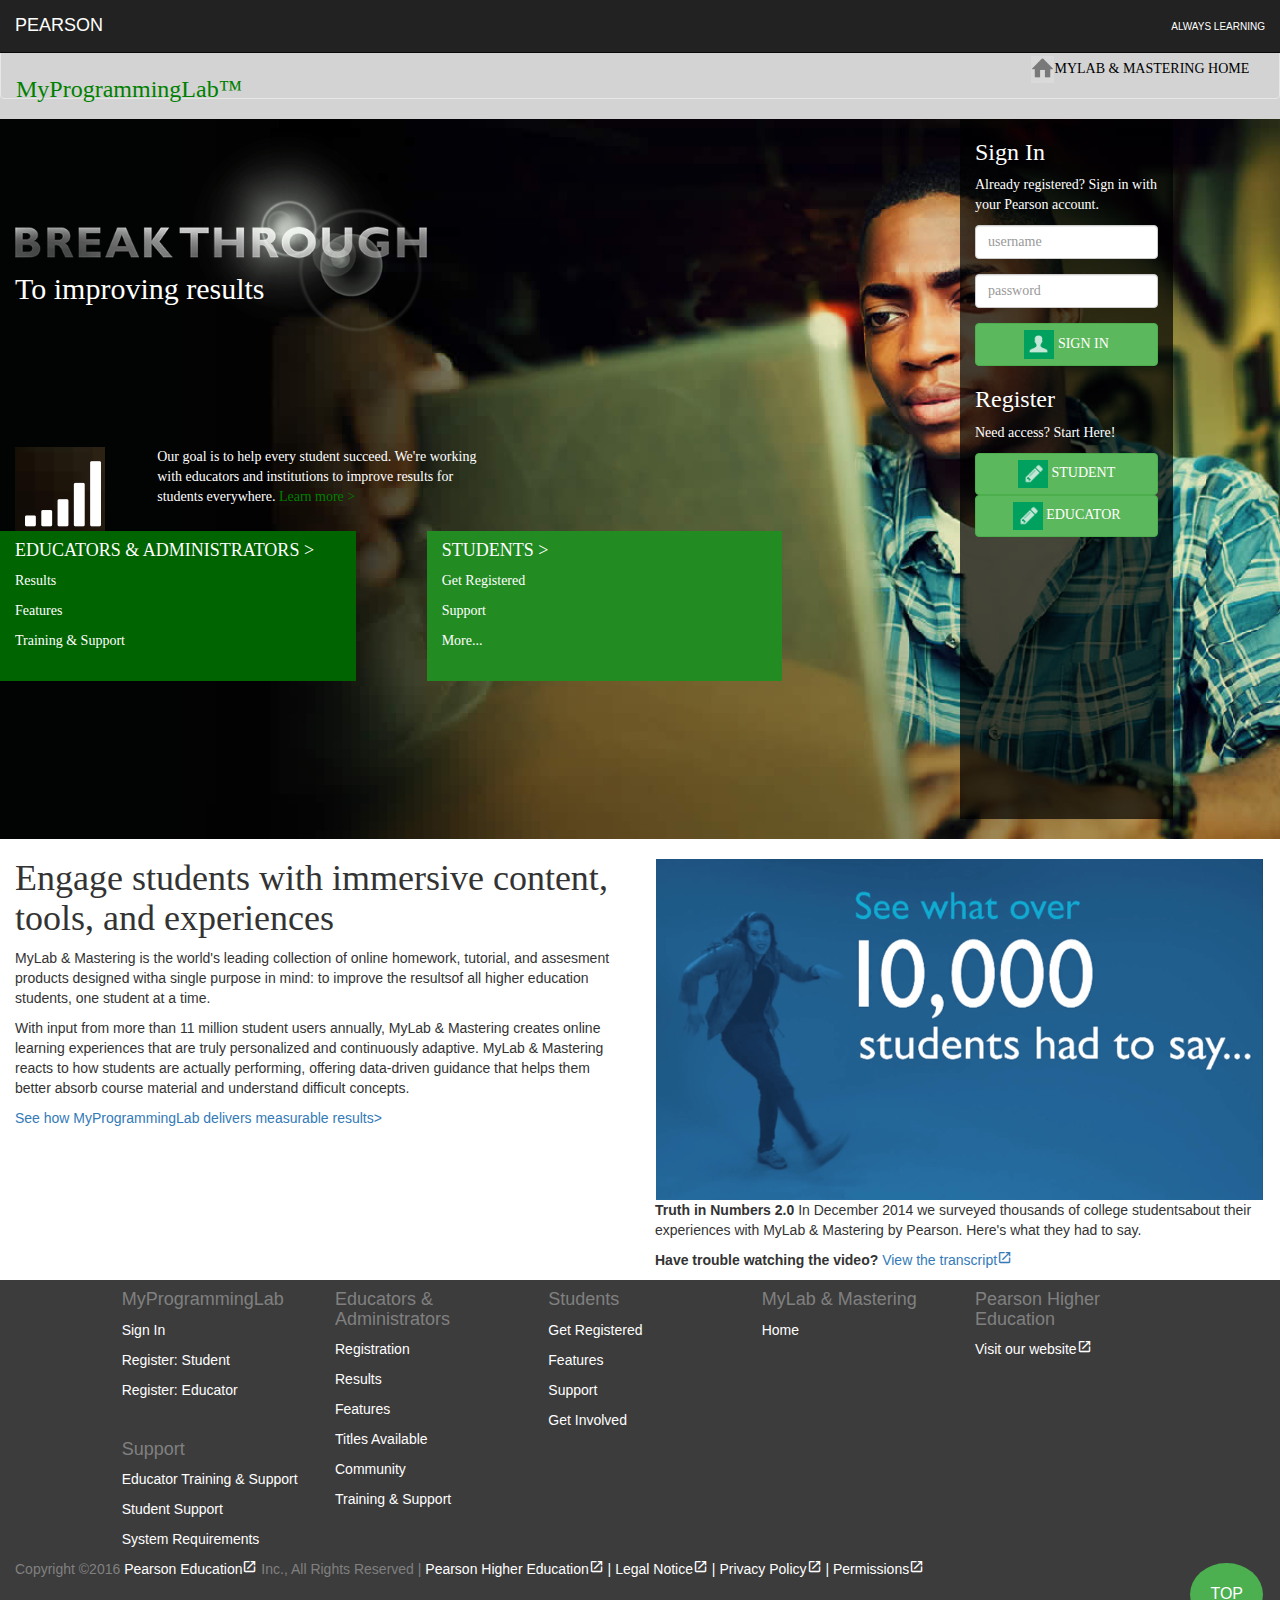
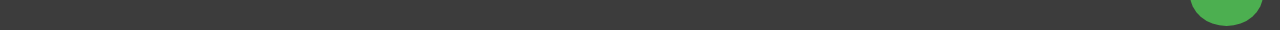
<file: FINAL final project/index.html>
<!DOCTYPE html>
<html lang="en">
<title>Recreated Webpage</title>
<head>
      <title>Bootstrap Example</title>
  <meta charset="utf-8">
  <meta name="viewport" content="width=device-width, initial-scale=1">
  <link rel="stylesheet" href="style.css" type="text/css"/>
  <link rel="stylesheet" href="https://maxcdn.bootstrapcdn.com/bootstrap/3.4.0/css/bootstrap.min.css">
  <script src="https://ajax.googleapis.com/ajax/libs/jquery/3.4.0/jquery.min.js"></script>
  <script src="https://maxcdn.bootstrapcdn.com/bootstrap/3.4.0/js/bootstrap.min.js"></script>
  <meta name="viewport" content="width=device-width, initial-scale=1">
<link href="https://fonts.googleapis.com/icon?family=Material+Icons" rel="stylesheet">
</head>
<body style = "background-color:lightgrey;">
<!--Things to do: -Make sign in area reach the bottom of the pic (kinda done)  -fix the our goal paragraph area (don't wanna do...) -->
<nav class="navbar navbar-inverse navbar-fixed-top" id="top">
  <div class="container-fluid">
    <div class="navbar-header">
      <a class="navbar-brand" href="#" style="color:white;">PEARSON</a>
    </div>
    <ul class="nav navbar-nav navbar-right">
      <li><a href="#" style="color:white;"><font size="1">ALWAYS LEARNING</font></a></li>
    </ul>
  </div>
</nav>
<div class="w3-container">
    <div class="w3-content">
            <br>
            <br>
            <nav class="navbar navbar-default" id = "next" style = "background-color:lightgrey;">
          <div class="container-fluid">
            <div class="navbar-header" >
              <a class="navbar-brand" href="#" style="color:green;"><h3>MyProgrammingLab™</h3></a>
            </div>
            <ul class="nav navbar-nav navbar-right">
              <li><a href="#" style="color:black;"><img src="images/home.png" style="width:10%; height:10%;">MYLAB & MASTERING HOME</a></li>
            </ul>
          </div>
        </nav>
    </div>
</div>
<div class="container" id="container3">
    <div class="row">
      <div class="col-sm-8">
        <div class="overlay-image">
        <img class ="image" src="images/text.png" style="width:50%;">
        <br>
        <br>
        <br>
        <br>
        <div class="text"><h2 style="color:white;">To improving results</h2></div></div>
        <div class="row">
          <div class="col-sm-2" id="image3">
            <img src="images/graph.png">
          </div>
          <div class="col-sm-5">
            <p style="color:white; margin-left:0px;">Our goal is to help every student succeed. We're working with educators and institutions to improve results for students everywhere. <a style="color:green;">Learn more ></a></p>
          </div>
          <div class="col-sm-5">
          </div>
        </div>
              <div class="row">
          <div class="col-sm-5" style="background:#006400; color:white;">
            <h4>EDUCATORS & ADMINISTRATORS ></h4>
            <p>Results</p>
            <p>Features</p>
            <p>Training & Support</p>
            <br>
          </div>
          <div class="col-sm-1">
          </div>
          <div class="col-sm-5" style="background:#228B22; color:white;">
            <h4>STUDENTS ></h4>
            <p>Get Registered</p>
            <p>Support</p>
            <p>More...</p>
            <br>
          </div>
          <div class="col-sm-1">
          </div>
      </div>
      </div>
      <div class="col-sm-1">
      </div>
      <div class="col-sm-2" id="signIn">
        <h3>Sign In</h3>
        <p>Already registered? Sign in with your Pearson account.</p>
        <div class="form-group">
          <input type="text" class="form-control" placeholder="username" name="text1">
        </div>
        <div class="form-group">
          <input type="text" class="form-control" placeholder="password" name="text1">
        </div>
        <button type="button" class="btn btn-success" style="width:100%"><center><img src="images/signIn.png" style="width:30px;"> SIGN IN</center></button>
        <br>
        <h3>Register</h3>
        <p>Need access? Start Here!</p>
        <button type="button" class="btn btn-success" style="width:100%"><center><img src="images/pencil.png" style="width:30px;"> STUDENT</center></button>
        <button type="button" class="btn btn-success" style="width:100%"><center><img src="images/pencil.png" style="width:30px;"> EDUCATOR</center></button>
      </div>
      <div class="col-sm-1">
      </div>
    </div>
    <br>
</div>
<div class="container" id="container4" style = "background-color:white;">
  <div class="row">
    <div class="col-sm-6">
      <h1 id="title">Engage students with immersive content, tools, and experiences</h1>
      <p>MyLab & Mastering is the world's leading collection of online homework, tutorial, and assesment products designed witha single purpose in mind: to improve the resultsof all higher education students, one student at a time.</p>
      <p>With input from more than 11 million student users annually, MyLab & Mastering creates online learning experiences that are truly personalized and continuously adaptive. MyLab & Mastering reacts to how students are actually performing, offering data-driven guidance that helps them better absorb course material and understand difficult concepts.</p>
      <p><a>See how MyProgrammingLab delivers measurable results></a></p>
    </div>
    <div class="col-sm-6">
      <img src="images/video.png" style="width:100%; margin-top:20px;">
      <p><b>Truth in Numbers 2.0</b> In December 2014 we surveyed thousands of college studentsabout their experiences with MyLab & Mastering by Pearson. Here's what they had to say.</p>
      <p><b>Have trouble watching the video?</b><a> View the transcript<i class="material-icons" style="font-size:15px;">launch</i></a></p>
    </div>
  </div>
</div>
<div class="container" id="container5">
  <div class="row">
    <div class="col-md-2 col-md-offset-1">
      <h4 style="color:grey;">MyProgrammingLab</h4>
      <p>Sign In</p>
      <p>Register: Student</p>
      <p>Register: Educator</p>
      <br>
      <h4 style="color:grey">Support</h4>
      <p>Educator Training & Support</p>
      <p>Student Support</p>
      <p>System Requirements</p>
    </div>
    <div class="col-md-2">
      <h4 style="color:grey">Educators & Administrators</h4>
      <p>Registration</p>
      <p>Results</p>
      <p>Features</p>
      <p>Titles Available</p>
      <p>Community</p>
      <p>Training & Support</p>
    </div>
    <div class="col-md-2">
      <h4 style="color:grey">Students</h4>
      <p>Get Registered</p>
      <p>Features</p>
      <p>Support</p>
      <p>Get Involved</p>
    </div>
    <div class="col-md-2">
      <h4 style="color:grey">MyLab & Mastering</h4>
      <p>Home</p>
    </div>
    <div class="col-md-2">
      <h4 style="color:grey">Pearson Higher Education</h4>
      <p>Visit our website<i class="material-icons" style="font-size:15px;">launch</i></p>
    </div>
</div>
</div>
<div class="container" style="background-color:rgb(60,60,60); width:100%; color:grey;">
  <p>Copyright ©2016 <a style="color:white;">Pearson Education<i class="material-icons" style="font-size:15px;">launch</i></a> Inc., All Rights Reserved | <a style="color:white;">Pearson Higher Education<i class="material-icons" style="font-size:15px;">launch</i> | Legal Notice<i class="material-icons" style="font-size:15px;">launch</i> | Privacy Policy<i class="material-icons" style="font-size:15px;">launch</i> | Permissions<i class="material-icons" style="font-size:15px;">launch</i></a><button class="button button5">TOP</button></p>
</div>
</body>
</file>
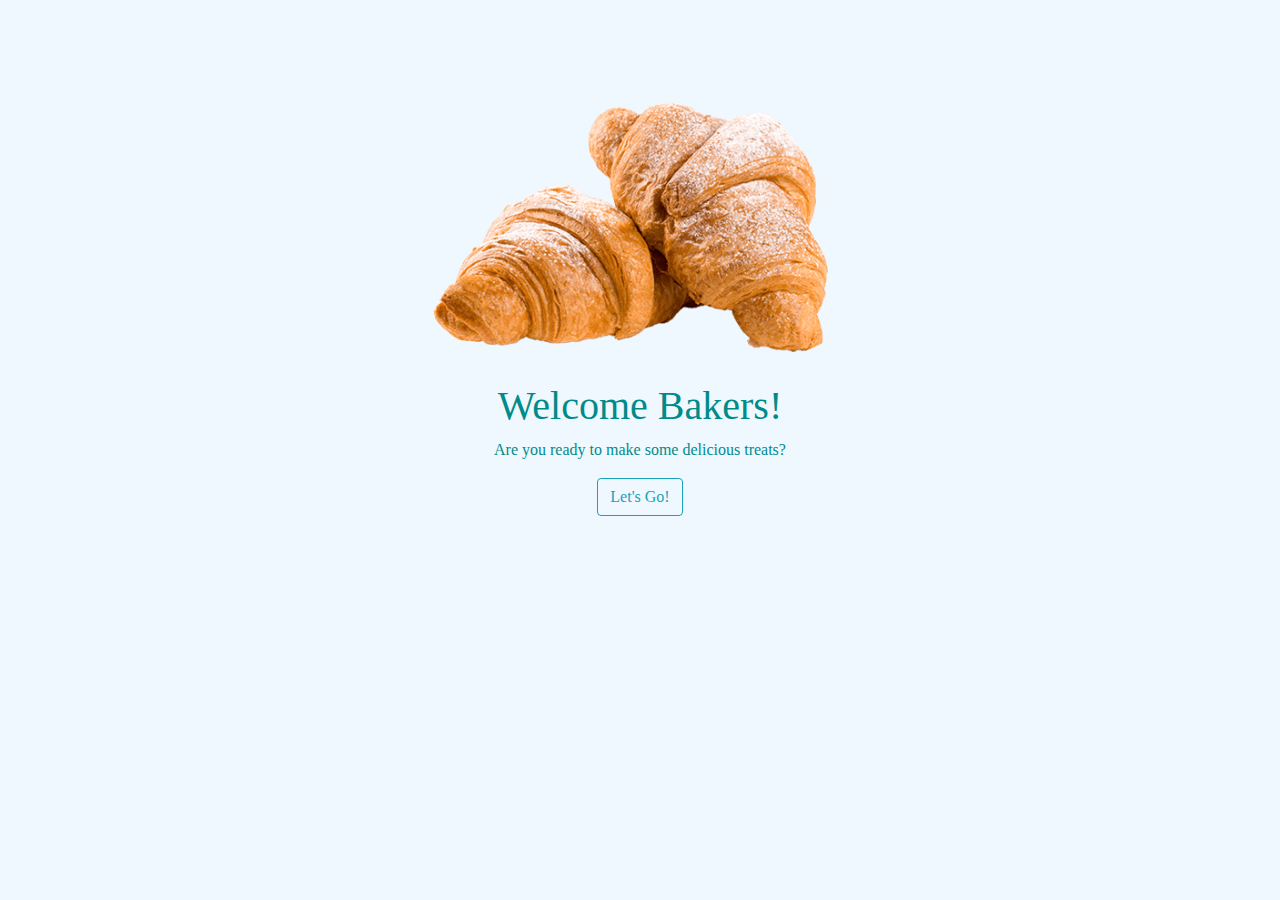
<file: Final Project/index.html>
<!DOCTYPE html>
<html lang="en">
<head>
  <title>Baking App Welcome Page</title>
  <meta charset="utf-8">
  <meta name="viewport" content="width=device-width, initial-scale=1">
  <link rel="stylesheet" href="style.css" type="text/css"/>
  <link rel="stylesheet" href="https://maxcdn.bootstrapcdn.com/bootstrap/4.3.1/css/bootstrap.min.css">
  <script src="https://ajax.googleapis.com/ajax/libs/jquery/3.4.0/jquery.min.js"></script>
  <script src="https://cdnjs.cloudflare.com/ajax/libs/popper.js/1.14.7/umd/popper.min.js"></script>
  <script src="https://maxcdn.bootstrapcdn.com/bootstrap/4.3.1/js/bootstrap.min.js"></script>
</head>
<body style="background-color: aliceblue">
<div class="jumbotron text-center jumbotron-fluid" style="background-color: aliceblue; margin:center;">
    <div class= "container">  
        <img src="images/bakedgoods2.png" class="rounded-circle" alt="Baked Goods" style="width:50%">
        <h1 style="color: darkcyan">Welcome Bakers!</h1>
        <p style="color: darkcyan">Are you ready to make some delicious treats?</p> 
        <button type="button" class="btn btn-outline-info">Let's Go!</button>
    </div>
</div>
</body>
</html>
</file>
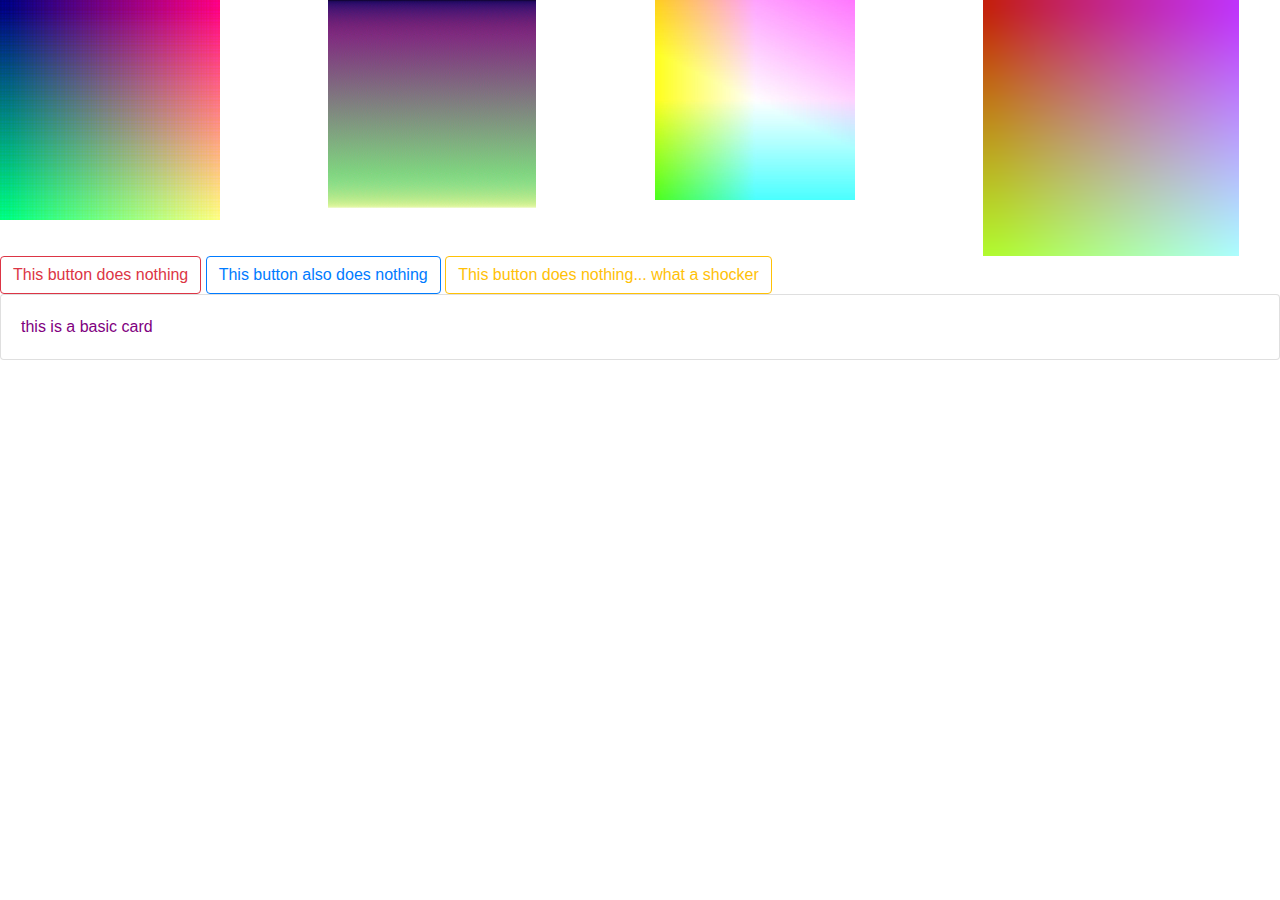
<file: practice_bootstrap/index.html>
<!DOCTYPE html>
<html>
    <head>
        <link rel="stylesheet" href="https://maxcdn.bootstrapcdn.com/bootstrap/4.1.3/css/bootstrap.min.css">
        <link rel="stylesheet" href="style.css" type="text/css"/>
    </head>
    <body>
        <div class="row">
            <div class="col-lg-3"> <img src="images/color1.png" alt="pretty colors"></div>
            <div class="col-lg-3"><img src="images/color2.png" alt="other pretty colors"></div>
            <div class="col-lg-3"><img src="images/color3.jpeg" alt="some more colors" width="200px"></div>
            <div class="col-lg-3"><img src="images/color4.png" alt="MORE COLORS"></div>
        </div>
        <button class="btn btn-outline-danger">This button does nothing</button>
        <button class="btn btn-outline-primary">This button also does nothing</button>
        <button class="btn btn-outline-warning">This button does nothing... what a shocker</button>
        <div class="card">
            <div class="card-body">this is a basic card</div>
        </div>
    </body>
</html>
</file>
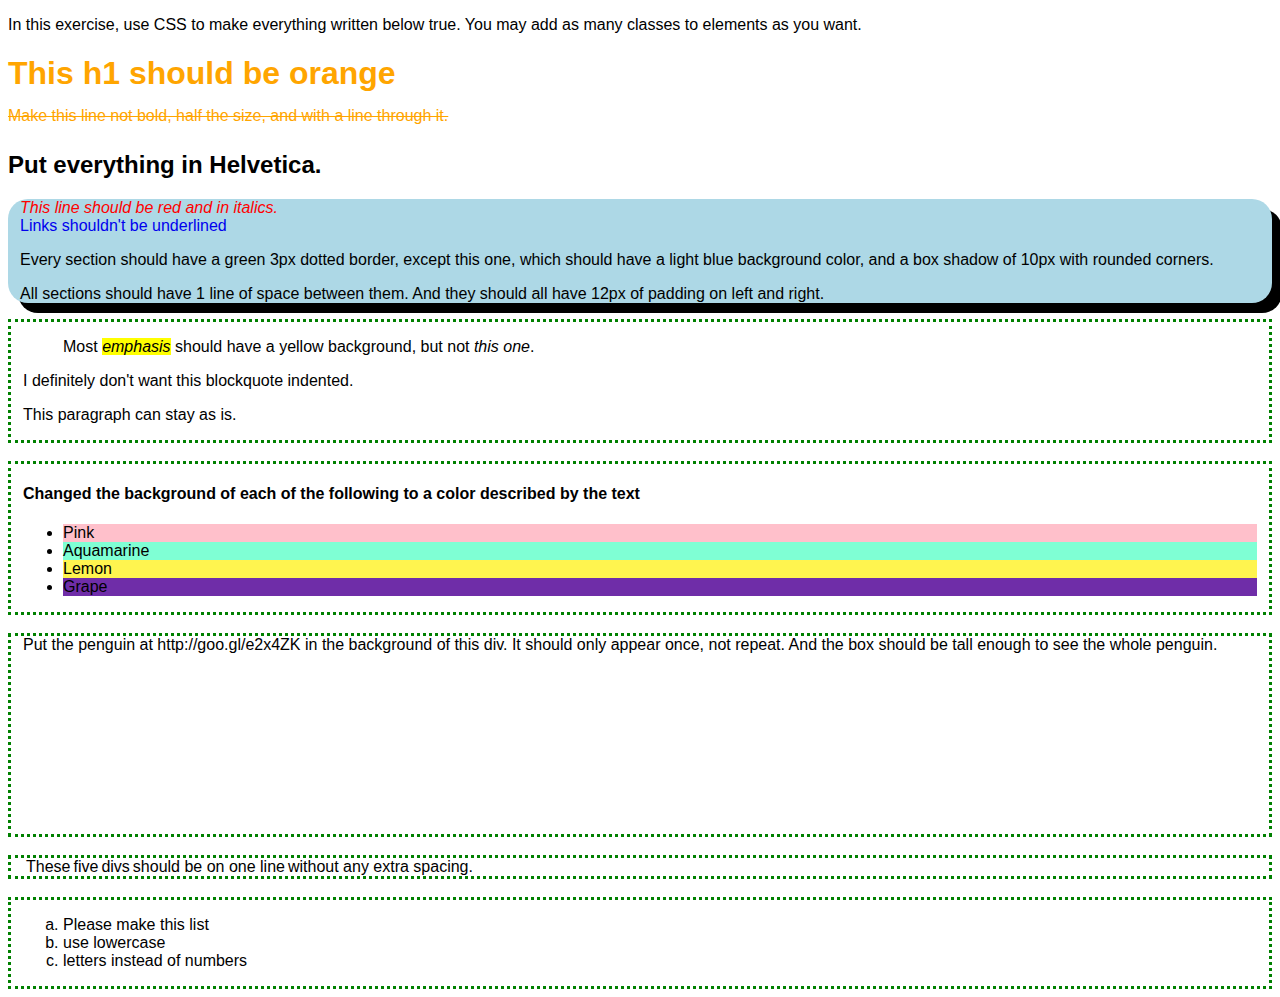
<file: test_1/index.html>
<!DOCTYPE html>
<html>
<head>
    <meta charset=utf-8 />
    <title>JS Bin</title>
    <link rel="stylesheet" type="text/css" href="style.css">
 </head>
<body>
  
  <p>
    In this exercise, use CSS to make everything written below true. You may add as many classes to elements as you want.

  </p>
  
  <h1>
    This h1 should be orange
    <br>
    <span>Make this line not bold, half the size, and with a line through it.</span>
    
  </h1>

  <h2>
    Put everything in Helvetica.
  </h2>
  <section class="main">

  
    <div class="feature">
      <i>This line should be red and in italics.</i>
    </div>

    <div>
      <a href="http://google.com" style="text-decoration:none;">Links shouldn't be underlined</a>
    </div>
  
    <p>
      Every section should have a green 3px dotted border, except this one, which should have a light blue background color, and a box  shadow of 10px with rounded corners.
    </p>
  
  <p>
    All sections should have 1 line of space between them. And they should all have 12px of padding on left and right.
  </p>
  </section>
  
  
  <section class="section1">

    <blockquote>
        Most <em class="primary">emphasis</em> should have a yellow background, but
        not <em class="secondary">this one</em>.
  </blockquote>
    <blockquote class="noindent">
        I definitely don't want this blockquote indented.
    </blockquote>
    
    <p>
      This paragraph can stay as is.
    </p>
</section>
<br>
<section class="section2">
  <h4>Changed the background of each of the following to a color described by the text</h4>
    <ul>
        <li class="pink">Pink</li>
        <li class="aqua">Aquamarine</li>
        <li class="lemon">Lemon</li>
        <li class="grape">Grape</li>
    </ul>
</section>
<br>
<section class="penguin">
    Put the penguin at 
http://goo.gl/e2x4ZK in the background of this div. It should only appear once, not repeat. And the box should be tall enough to see the whole penguin.
<br>
<br>
<br>
<br>
<br>
<br>
<br>
<br>
<br>
<br>
<br>
</section>
<br>
<section class="section3">

    <div class="inline">These</div>
    <div class="inline">five</div>
    <div class="inline">divs</div>
    <div class="inline">should be on one line</div>
    <div class="inline">without any extra spacing.</div>
    <br>
</section>
<br>
<section class="section4">
    <ol type="a">
        <li>Please make this list</li>
        <li>use lowercase </li>
        <li>letters instead of numbers</li>
    </ol>
</section>
</body>
</html>
</file>
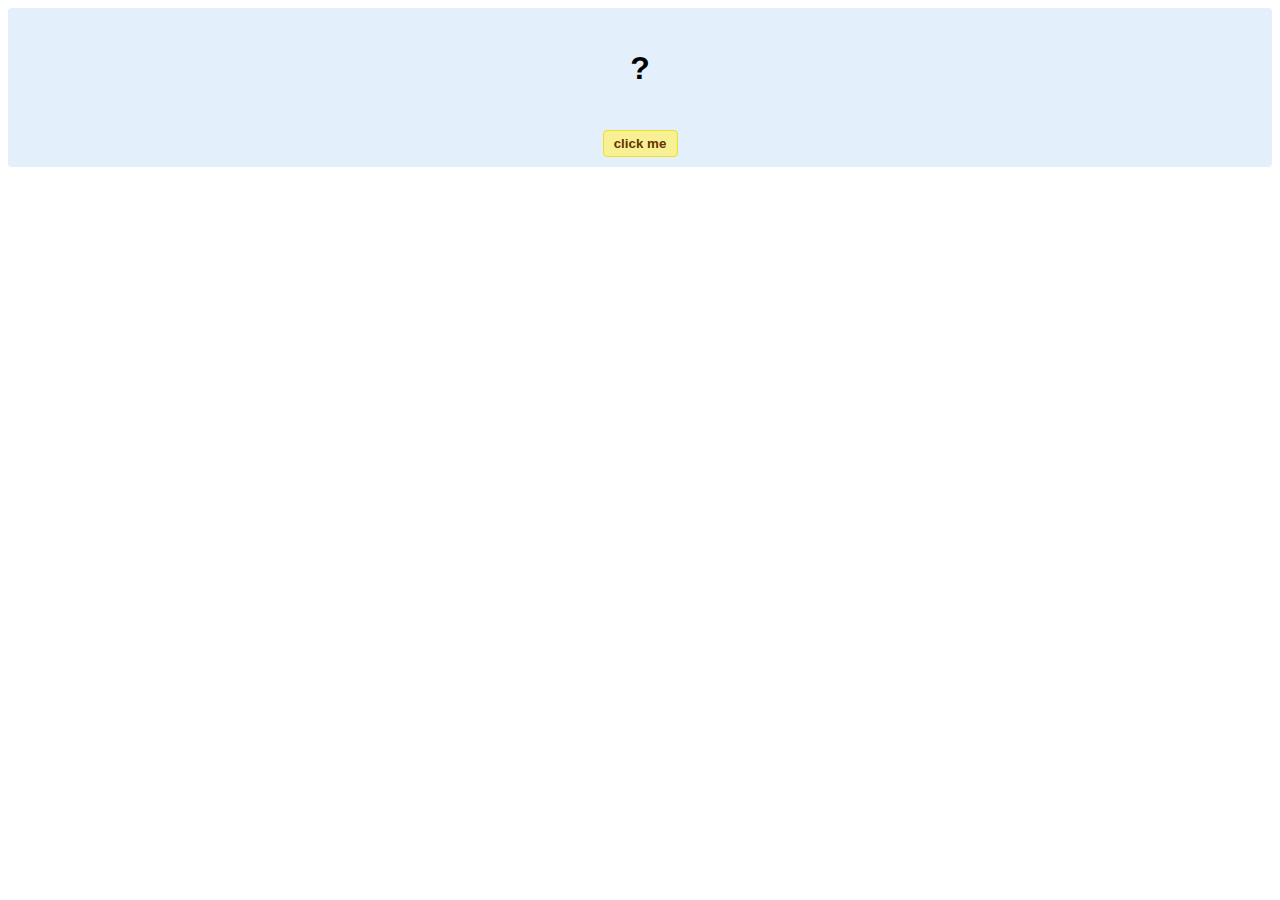
<file: hello-world.html>
<!DOCTYPE html>
<!-- HTML5 Hello world by kirupa - http://www.kirupa.com/html5/getting_your_feet_wet_html5_pg1.htm -->
<html lang="en-us">

<head>
<meta charset="utf-8">
<title>Hello...</title>
<style type="text/css">
#mainContent {
	font-family: Arial, Helvetica, sans-serif;
	font-size: xx-large;
	font-weight: bold;
	background-color: #E3F0FB;
	border-radius: 4px;
	padding: 10px;
	text-align: center;
}
.buttonStyle {
	border-radius: 4px;
	border: thin solid #F0E020;
	padding: 5px;
	background-color: #F8F094;
	font-family: "Segoe UI", Tahoma, Geneva, Verdana, sans-serif;
	font-weight: bold;
	color: #663300;
	width: 75px;
}

.buttonStyle:hover {
	border: thin solid #FFCC00;
	background-color: #FCF9D6;
	color: #996633;
	cursor: pointer;
}
.buttonStyle:active {
	border: thin solid #99CC00;
	background-color: #F5FFD2;
	color: #669900;
	cursor: pointer;
}

</style>
</head>

<body>
<div id="mainContent">
<p id="helloText">?</p>
<button id="clickButton" class="buttonStyle">click me</button>
</div>
<script> 
var myButton = document.getElementById("clickButton");
var myText = document.getElementById("helloText");

myButton.addEventListener('click', doSomething, false)

function doSomething() {
	myText.textContent = "hello, world!";
}
</script>

</body>
</html>
</file>
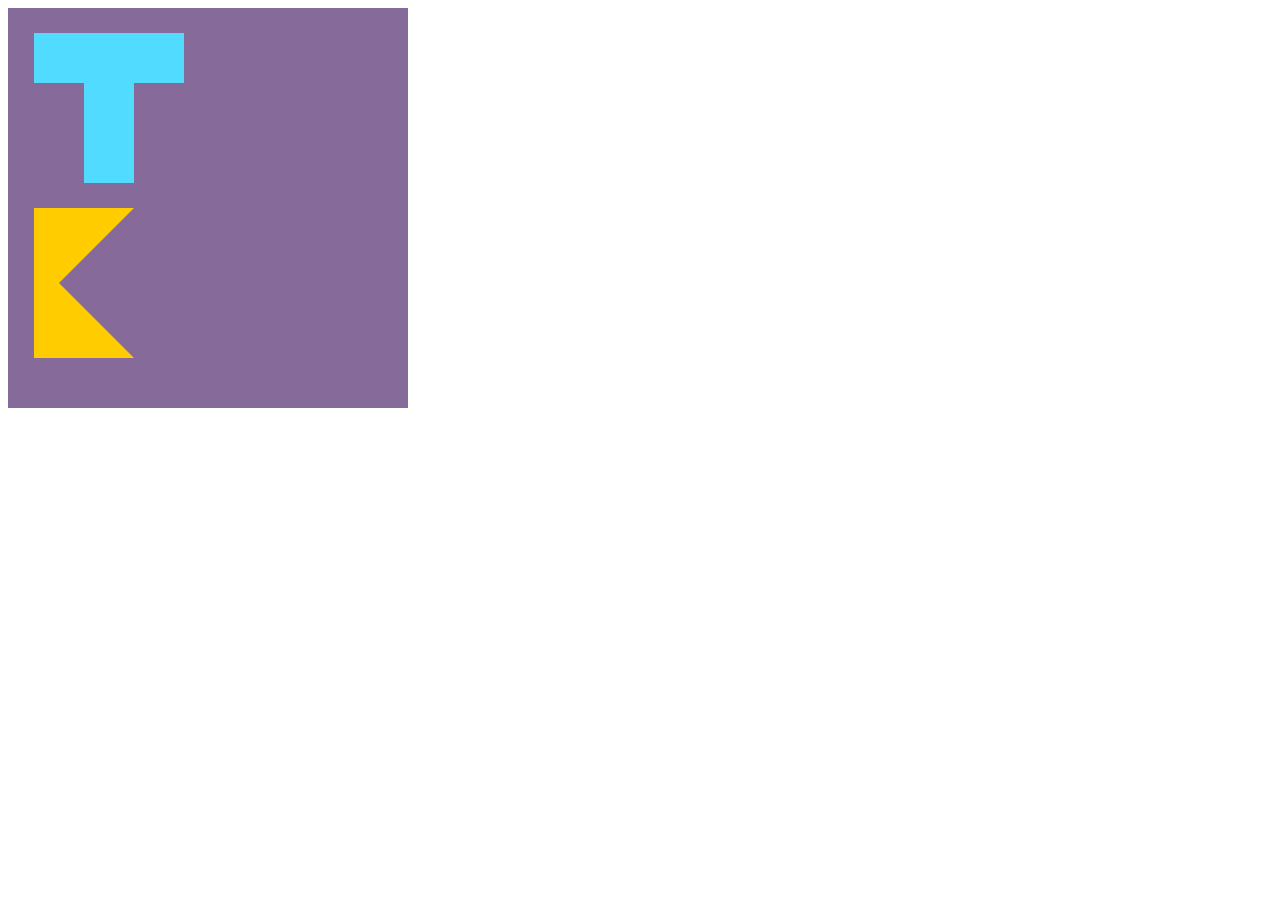
<file: Canvas/canvas1.html>
<!DOCTYPE html>
<link rel="stylesheet" href="style.css" type="text/css"/>
<html>
    <head></head>
    <body>
        <canvas id="myCanvas" width="400" height="400"> 
        <script language = "javascript">
            var canvasElement = document.querySelector("#myCanvas");
            var context = canvasElement.getContext("2d");

            	// set up initial variables
        	var c = document.getElementById("myCanvas");
        	var ctx = c.getContext("2d");
         
            ctx.beginPath();
            ctx.moveTo(100,0);
            ctx.lineTo(100,200);
            ctx.stroke();
            var x = 0;
            setInterval(function(){ 
              drawT(x%400);
              x++;
            }, 25);
            var x2 = 0;
            setInterval(function(){ 
              drawK(x2%400);
              x2++;
            }, 25);
           function drawT(x){
                context.clearRect(0, 0, canvasElement.width, canvasElement.height);
                context.beginPath();
                context.rect(x, 25, 150, 50);
                context.closePath();
                
                context.fillStyle = "#51DCFF";
                context.fill();
    
                context.beginPath();
                context.rect(x + 50, 25, 50, 150);
                context.closePath();
    
                context.fillStyle = "#51DCFF";
                context.fill();
            }
            function drawK(x2){
                context.beginPath();
                context.moveTo(x2, 250 );
                context.lineTo(x2 , 350 );
                context.lineTo(x2 + 100 , 350 );
                context.closePath();
    
                context.fillStyle = "#FFCC00";
                context.fill();
                
                context.beginPath();
                context.moveTo(x2 , 300 );
                context.lineTo(x2 , 200 );
                context.lineTo(x2 + 100 , 200 );
                context.closePath();
    
                context.fillStyle = "#FFCC00";
                context.fill();
            }
         </script>
         </canvas>
    </body>
</html>
</file>
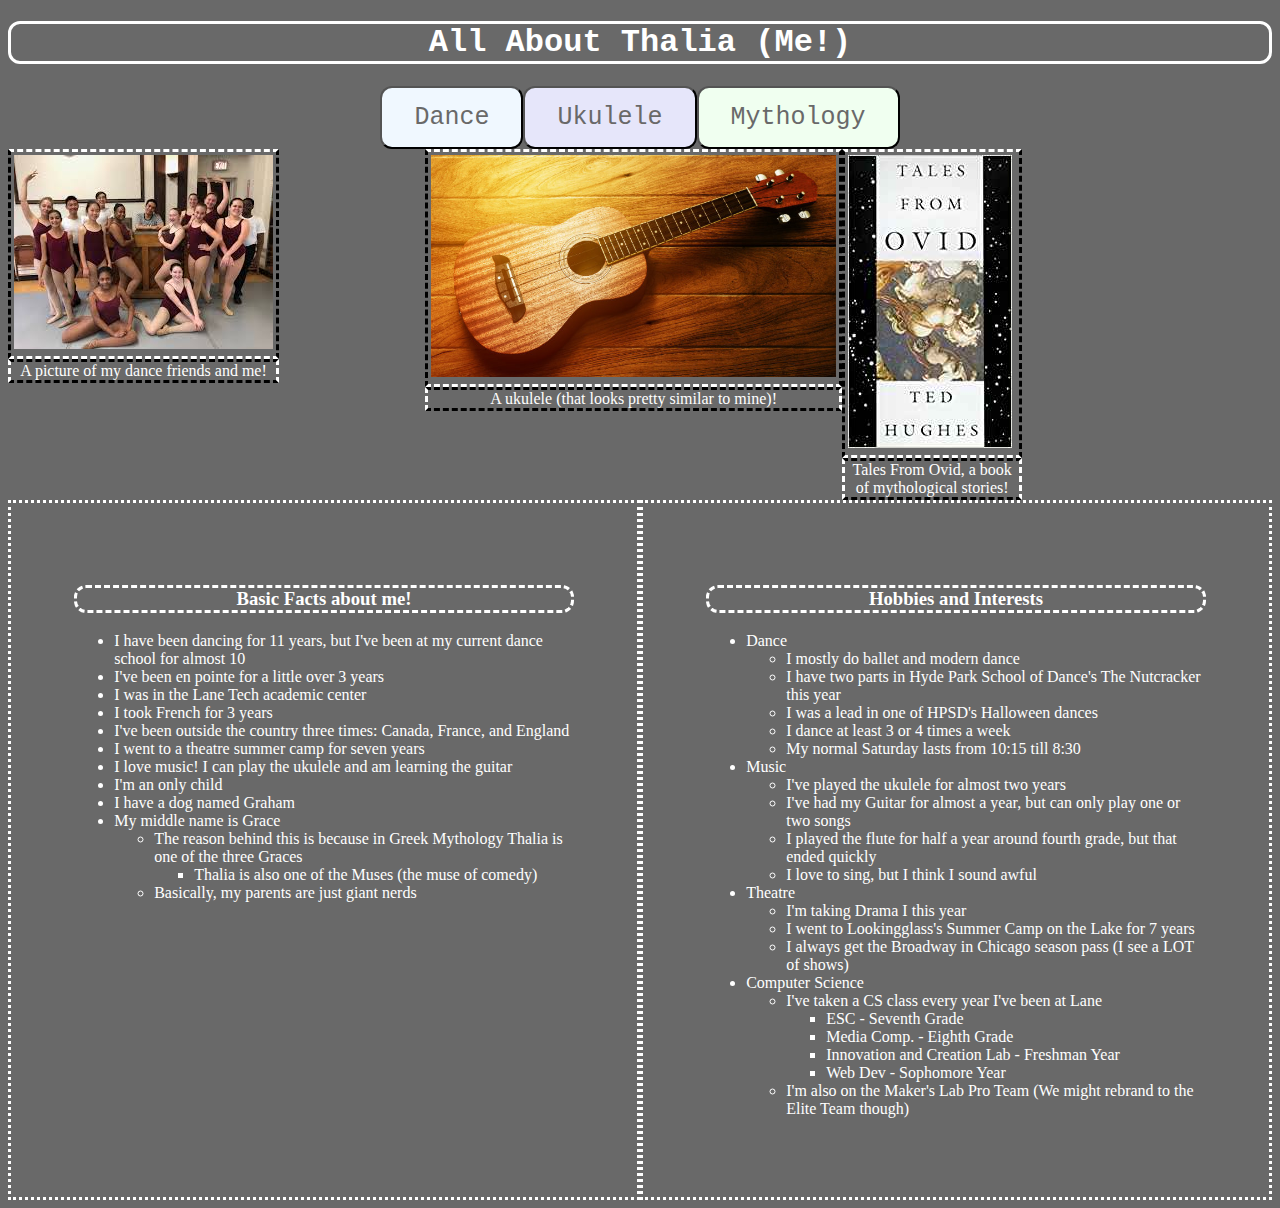
<file: challenge_3/inedx.html>
<!DOCTYPE html>
<link rel="stylesheet" href="style.css" type="text/css"/>
<html>
    <div>
        <head>
            <title>All About Me</title>
            <header>
                <h1 class="title">All About Thalia (Me!)</h1>
            </header>
        </head>
    </div>
    <!-- add better background later-->
    <div>
        <body>
            <div id="buttons">
                <a href="https://hydeparkdance.org/" style="text-decoration:none;"><button type="button" class="dance">Dance</button></a>
                <a href="https://ukutabs.com/" style="text-decoration:none;"><button type="button" class="ukulele">Ukulele</button></a>
                <a href="https://en.wikipedia.org/wiki/Myth" style="text-decoration:none;"><button type="button" class="mythology">Mythology</button></a>
            </div>
            <div class="row">
                <div class="column">
                    <table class="image">
                        <caption class="caption" align="bottom">A picture of my dance friends and me!</caption>
                        <tr><td><img src="images/dance.jpeg" alt="Dance friends and me" width=100%></td></tr>
                    </table>
                </div>
                <div class="column">
                    <table class="image">
                        <caption class="caption" align="bottom">A ukulele (that looks pretty similar to mine)!</caption>
                        <tr><td><img src="images/ukulele.jpg" alt="ukulele" width=100%></td></tr>
                    </table>
                </div>
                <div class="column">
                    <table class="image">
                        <caption class="caption" align="bottom">Tales From Ovid, a book of mythological stories!</caption>
                        <tr><td><img src="images/mythology.jpg" alt="Tales From Ovid" width=100%><td></tr>
                    </table>
                </div>
            </div>
            <div class="row2">
            <div id="facts" class="column2">
                <h3>Basic Facts about me!</h3>
                <ul>
                    <li>I have been dancing for 11 years, but I've been at my current dance school for almost 10</li>
                    <li>I've been en pointe for a little over 3 years</li>
                    <li>I was in the Lane Tech academic center</li>
                    <li>I took French for 3 years</li>
                    <li>I've been outside the country three times: Canada, France, and England</li>
                    <li>I went to a theatre summer camp for seven years</li>
                    <li>I love music! I can play the ukulele and am learning the guitar</li>
                    <li>I'm an only child</li>
                    <li>I have a dog named Graham</li>
                    <li>My middle name is Grace</li>
                    <ul>
                        <li>The reason behind this is because in Greek Mythology Thalia is one of the three Graces</li>
                        <ul>
                            <li>Thalia is also one of the Muses (the muse of comedy)</li>
                        </ul>
                        <li>Basically, my parents are just giant nerds</li>
                    </ul>
                </ul>
            </div>
            <div id="hobbies" class="column2">
                <h3>Hobbies and Interests</h3>
                <ul>
                    <li>Dance</li>
                    <ul>
                        <li>I mostly do ballet and modern dance</li>
                        <li>I have two parts in Hyde Park School of Dance's The Nutcracker this year</li>
                        <li>I was a lead in one of HPSD's Halloween dances</li>
                        <li>I dance at least 3 or 4 times a week</li>
                        <li>My normal Saturday lasts from 10:15 till 8:30</li>
                    </ul>
                    <li>Music</li>
                    <ul>
                        <li>I've played the ukulele for almost two years</li>
                        <li>I've had my Guitar for almost a year, but can only play one or two songs</li>
                        <li>I played the flute for half a year around fourth grade, but that ended quickly</li>
                        <li>I love to sing, but I think I sound awful</li>
                    </ul>
                    <li>Theatre</li>
                    <ul>
                        <li>I'm taking Drama I this year</li>
                        <li>I went to Lookingglass's Summer Camp on the Lake for 7 years</li>
                        <li>I always get the Broadway in Chicago season pass (I see a LOT of shows)</li>
                    </ul>
                    <li>Computer Science</li>
                    <ul>
                        <li>I've taken a CS class every year I've been at Lane</li>
                        <ul>
                            <li>ESC - Seventh Grade</li>
                            <li>Media Comp. - Eighth Grade</li>
                            <li>Innovation and Creation Lab - Freshman Year</li>
                            <li>Web Dev - Sophomore Year</li>
                        </ul>
                        <li>I'm also on the Maker's Lab Pro Team (We might rebrand to the Elite Team though)</li>
                    </ul>
                </ul>
            </div>
            </div>
        </body>
    </div>
</html>
</file>
<file: brickBreaker/style.css>
canvas{
    border-style: solid;
    border-width: 1.5px;
    background: #eee; 
    margin:0 auto;
}
*{
    padding:0; 
    margin:0;
}
</file>
<file: challenge_2/style.css>
.japan{
    font-family: monospace;
    color:red;
}
.iceland{
    font-family: cursive;
    color: #0042ad;
}
.sweden{
    font-family: fantasy;
    color: #FFD700;
}
.greece{
    font-family: arial;
    color:#309eff;
}
.ireland{
    font-family: georgia;
    color:green;
}
.row{
    display:flex;
}
.column{
    flex:25%;
    padding:5px;
}
body{
    background-color: #C6C6C6;
}
table, th, td{
    border: 6px solid grey;
}
</file>
<file: challenge_4/style.css>
body{
    background-color: #A9B7C0;
}
.card{
    background-color: #EFD9C1;
    margin: 0 auto; 
    float: none; 
    margin-bottom: 10px;
}
.jumbotron{
    background-color: #CCCBC6;
    font-family: "Courier New", Courier, monospace;
}
</file>
<file: challenge_6/style.css>
h1{
    text-align: center; 
}
.w3-top{
    color:#494E6B;
}
.card{
    margin: 0 auto; 
    float: none; 
    margin-bottom: 10px;
    background-color: #98878F;
}
.w3-container{
    background-color: #494E6B;
    color: white;
}
.bandpics{
    width: 14em;
}
h4{
    text-align: center;
    color:white;
}
.bandtext{
    color:white;
}
.jumbotron{
    background:black;
}
body{
    background-color: #494E6B;
}
.modal{
    color:black;
}
</file>
<file: FINAL final project/style.css>
.overlay-image {
 position: relative;
 width: 100%;
}
/* Original image */
.overlay-image .image {
 display: block;
 width: 50%;
 height: auto;
}
/* Original text overlay */
.overlay-image .text {
 color: #fff;
 font-size: 15px;
 line-height: 1.5em;
 text-align: left;
 position: absolute;
 top: 50%;
 left: 50%;
 transform: translate(-50%, -50%);
 width: 100%;
}
.overlay-image #image3 {
 color: #fff;
 font-size: 15px;
 line-height: 1.5em;
 text-align: left;
 position: absolute;
 top: 50%;
 left: 50%;
 transform: translate(-50%, -50%);
 width: 100%;
}
.image{
  margin-left: 0px;
}
#container3{
  background-image:url(images/dudeguy.jpg); 
  background-size: cover; 
  margin-left:0px; 
  margin-right:0px;
  width:100%;
  height:100%;
  font-family: "Palatino Linotype", "Book Antiqua", Palatino, serif;
}
#container4{
 margin-left:auto;
 margin-right:auto;
 width:100%;
  height:100%;
}
#container5{
 background-color:rgb(60,60,60);
 width:100%;
 color:white;
}
#title{
 font-family: "Palatino Linotype", "Book Antiqua", Palatino, serif;
}
#signIn{
 background-color: rgba(0, 0, 0, 0.7);
 color:white;
 height:700px;
}
#top{
 font-family:Verdana, Geneva, sans-serif
}
#next{
 font-family:"Palatino Linotype", "Book Antiqua", Palatino, serif
}
.button5 {
 border-radius: 50%;
 background-color:#228B22;
   background-color: #4CAF50;
  border: none;
  color: white;
  padding: 20px;
  text-align: center;
  text-decoration: none;
  display: inline-block;
  font-size: 16px;
  margin: 4px 2px;
  float:right;
}
</file>
<file: Final Project/style.css>
.jumbotron{
     font-family: "Times New Roman", Times, serif;
     margin-bottom: 0;
}
</file>
<file: practice_bootstrap/style.css>
.card-body{
    color: purple;
}
</file>
<file: test_1/style.css>
h1{
    color:orange;
}
body{
    font-family: Helvetica;
    background-color: white;
}
.feature{
    color:red;
}
.main{
    background-color: #ADD8E6;
    border-radius: 20px;
    box-shadow: 10px 10px;
}
section{
    padding-left: 12px;
    padding-right: 12px;
}
.section1{
    border: dotted 3px;
    border-color: green;
}
.section2{
    border: dotted 3px;
    border-color: green;
}
.section3{
    border: dotted 3px;
    border-color: green;
}
.penguin{
    border: dotted 3px;
    border-color: green;
    background-image: url(http://goo.gl/e2x4ZK);
    background-repeat: no-repeat;
}
.section4{
    border: dotted 3px;
    border-color: green;
}
.primary{
    background-color:yellow;
}
.noindent{
    margin-left:0px;
}
.pink{
    background-color:pink;
}
.aqua{
    background-color: #7FFFD4;
}
.lemon{
    background-color: #fff44f;
}
.grape{
    background-color: #6f2da8;
}
.inline{
    float:left;
    padding-left: 3px;
}
span{
    text-decoration: line-through;
    font-size:50%;
    font-weight:normal;
}
</file>
<file: Canvas/style.css>
canvas{
    background-color: #856A9A
}
</file>
<file: challenge_3/style.css>
body{
    background-color: #696969;
}
.title{
    text-align: center;
    color: white;
    border-color: white;
    border-style:solid;
    border-radius: 12px;
    font-family: "Courier New", Courier, monospace;
}
.dance{
    background-color: #f0f8ff;
    color:#696969;
    padding: 15px 32px;
    font-size: 25px;
    border-radius: 12px;
    font-family: "Courier New", Courier, monospace;
}
.ukulele{
    background-color: #e6e6fa;
    color:#696969;
    padding: 15px 32px;
    font-size:25px;
    border-radius: 12px;
    font-family: "Courier New", Courier, monospace;
}
.mythology{
    background-color: #f0fff0;
    color:#696969;
    padding: 15px 32px;
    font-size:25px;
    border-radius: 12px;
    font-family: "Courier New", Courier, monospace;
}
#buttons{
    display:flex;
    align-items:center;
    justify-content:center;
}
.column {
  float: left;
  width: 33%;
}

.row::after {
  content: "";
  clear: both;
  display: table;
}
.image{
    color:white;
    border: dashed;
    border-bottom-color: white;
    border-top-color: white;
    border-left-color: black;
    border-right-color:black;
}
.row2{
    display:flex;
}
.column2{
    width:50%;
    padding:5%;
}
#facts{
    color:white;
    border:dotted;
}
#hobbies{
    color:white;
     border:dotted;
}
h3{
    text-align:center;
     border:dashed;
     border-radius: 12px;
}
.caption{
    border: dashed;
    border-bottom-color: black;
    border-top-color: black;
    border-right-color: white;
    border-left-color: white;
}
</file>
